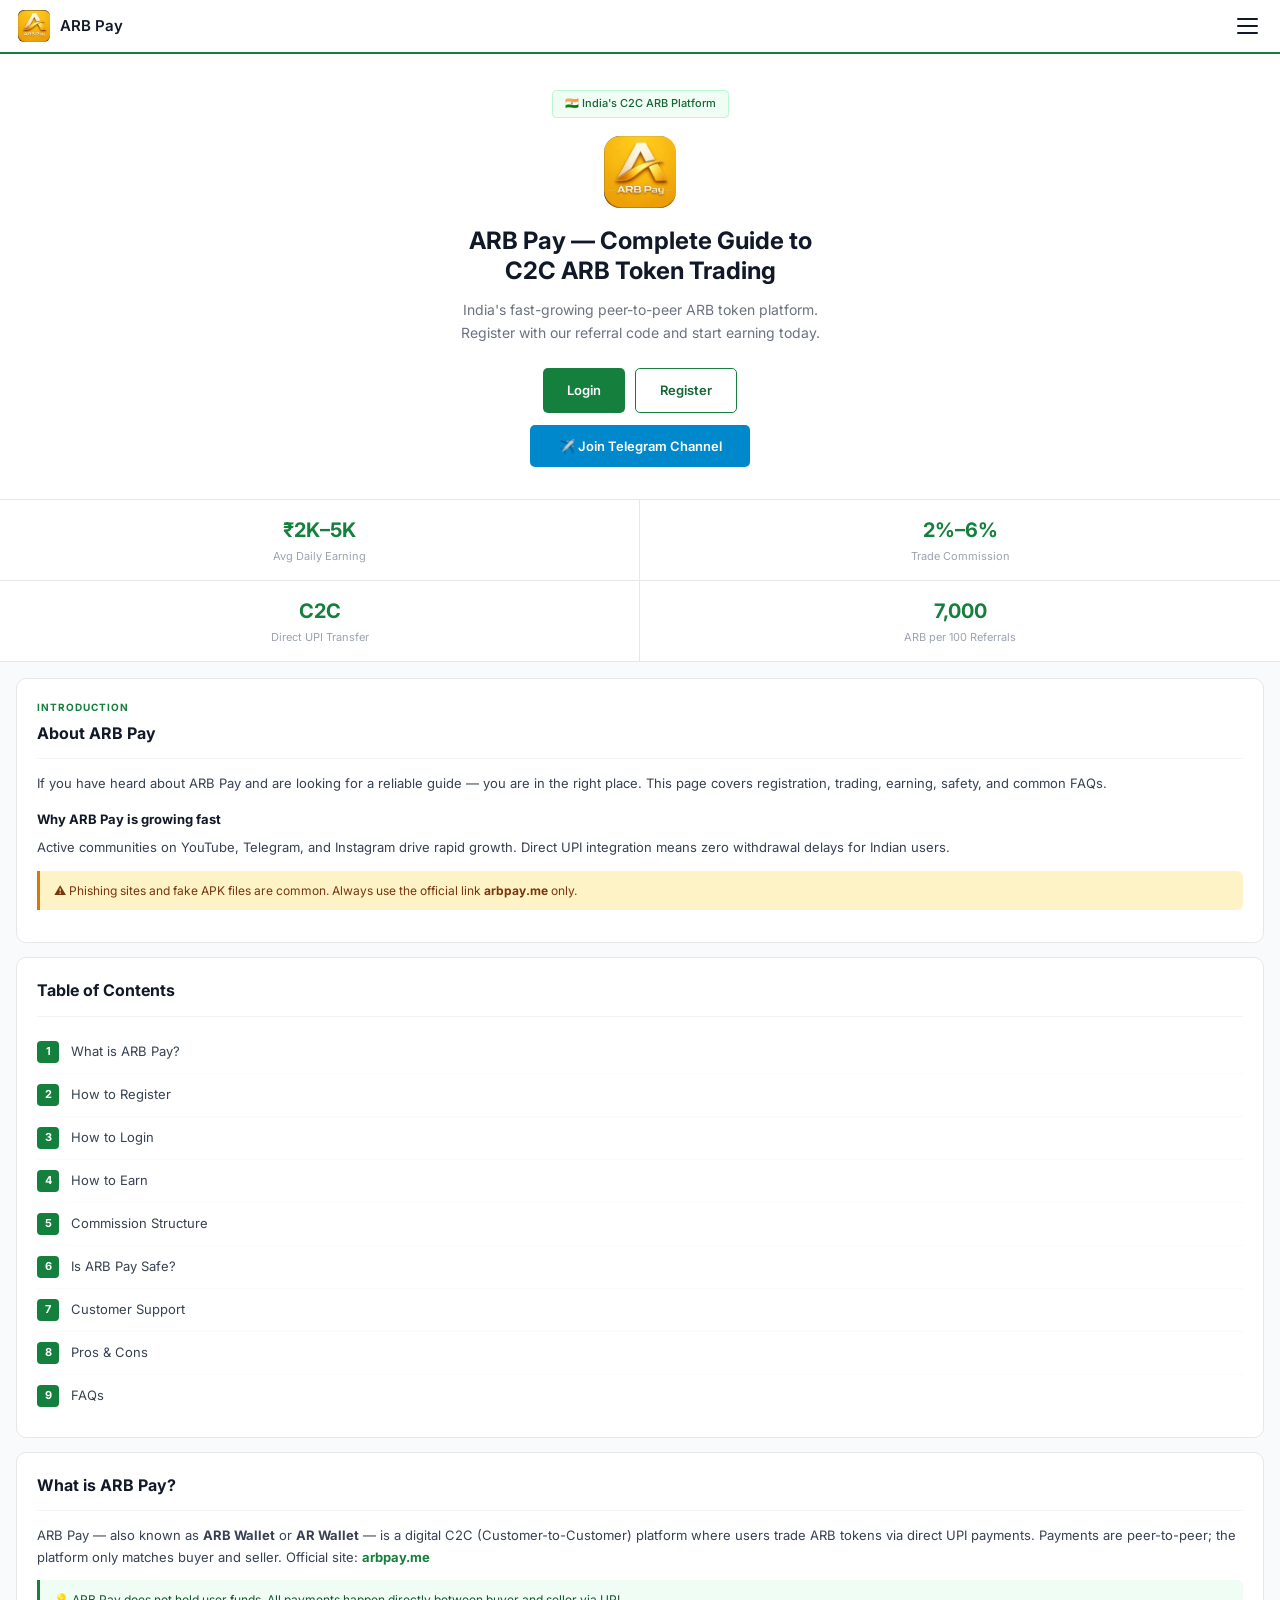
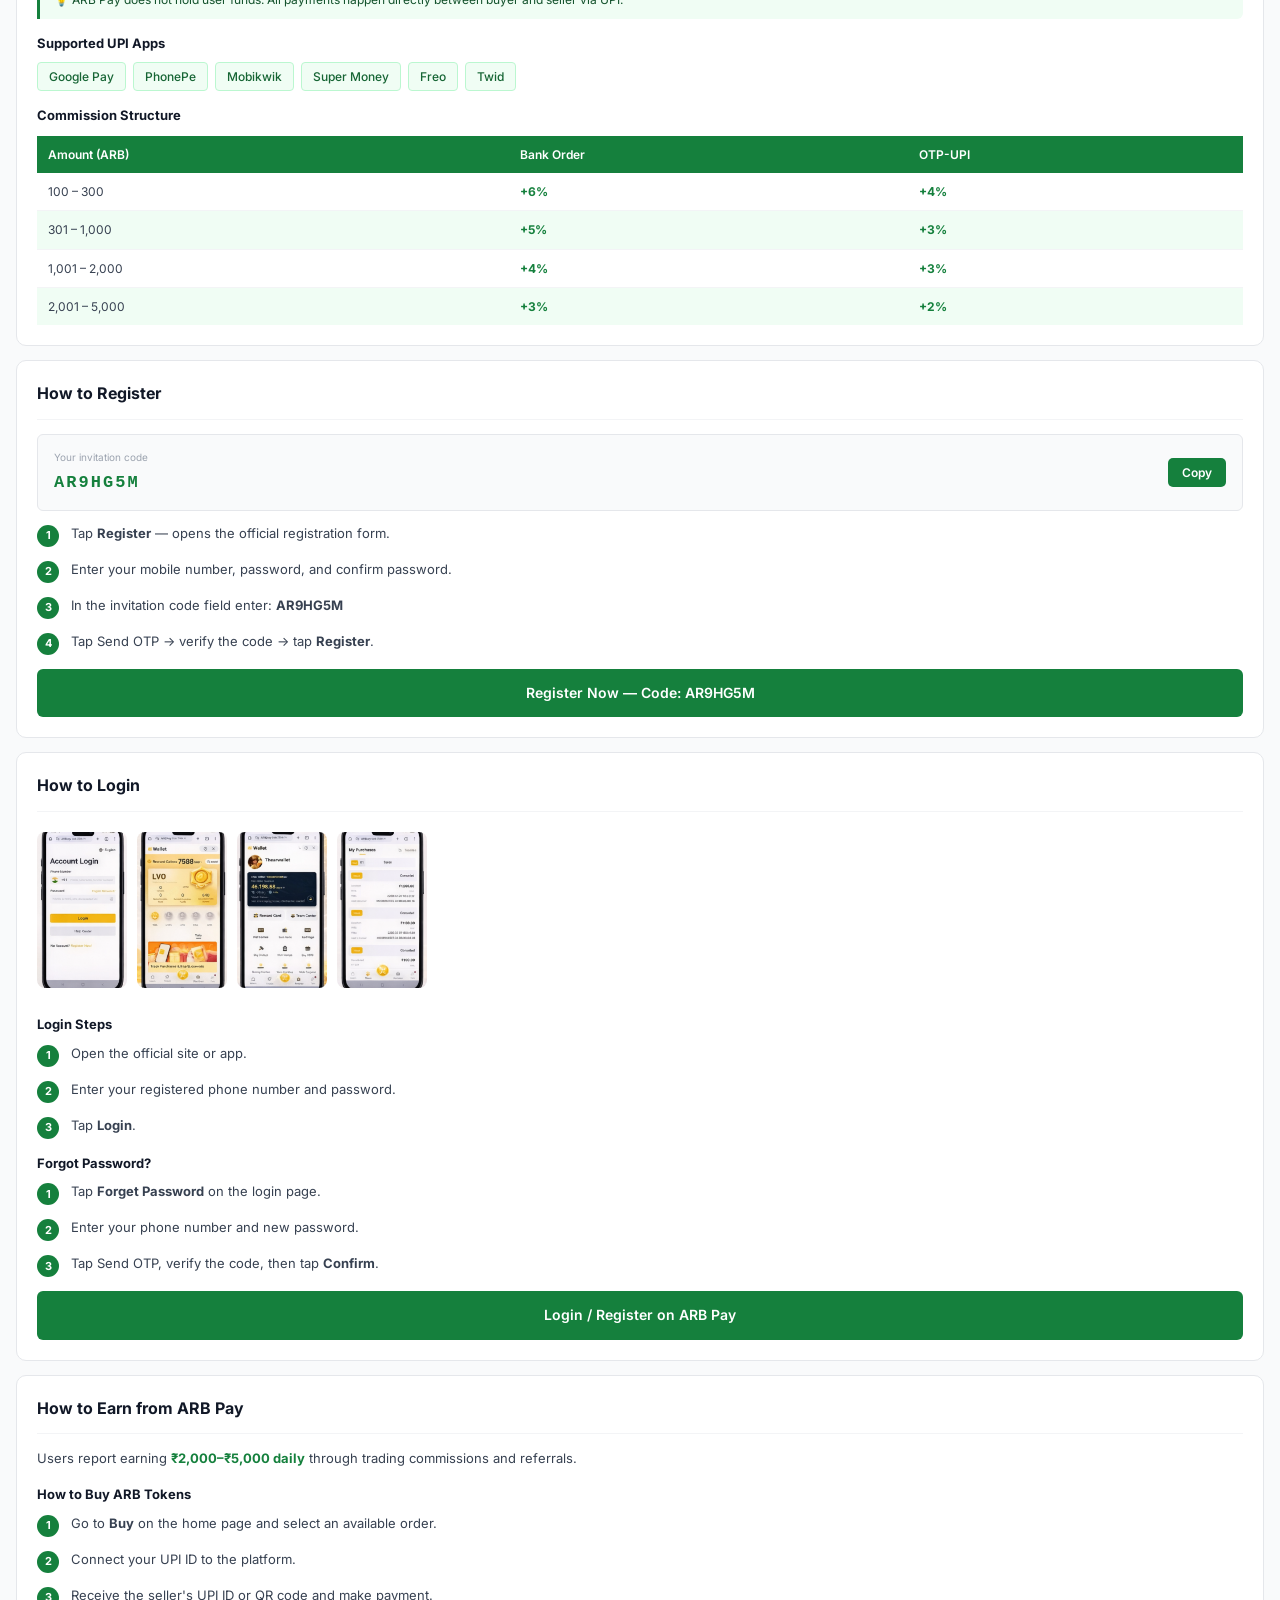
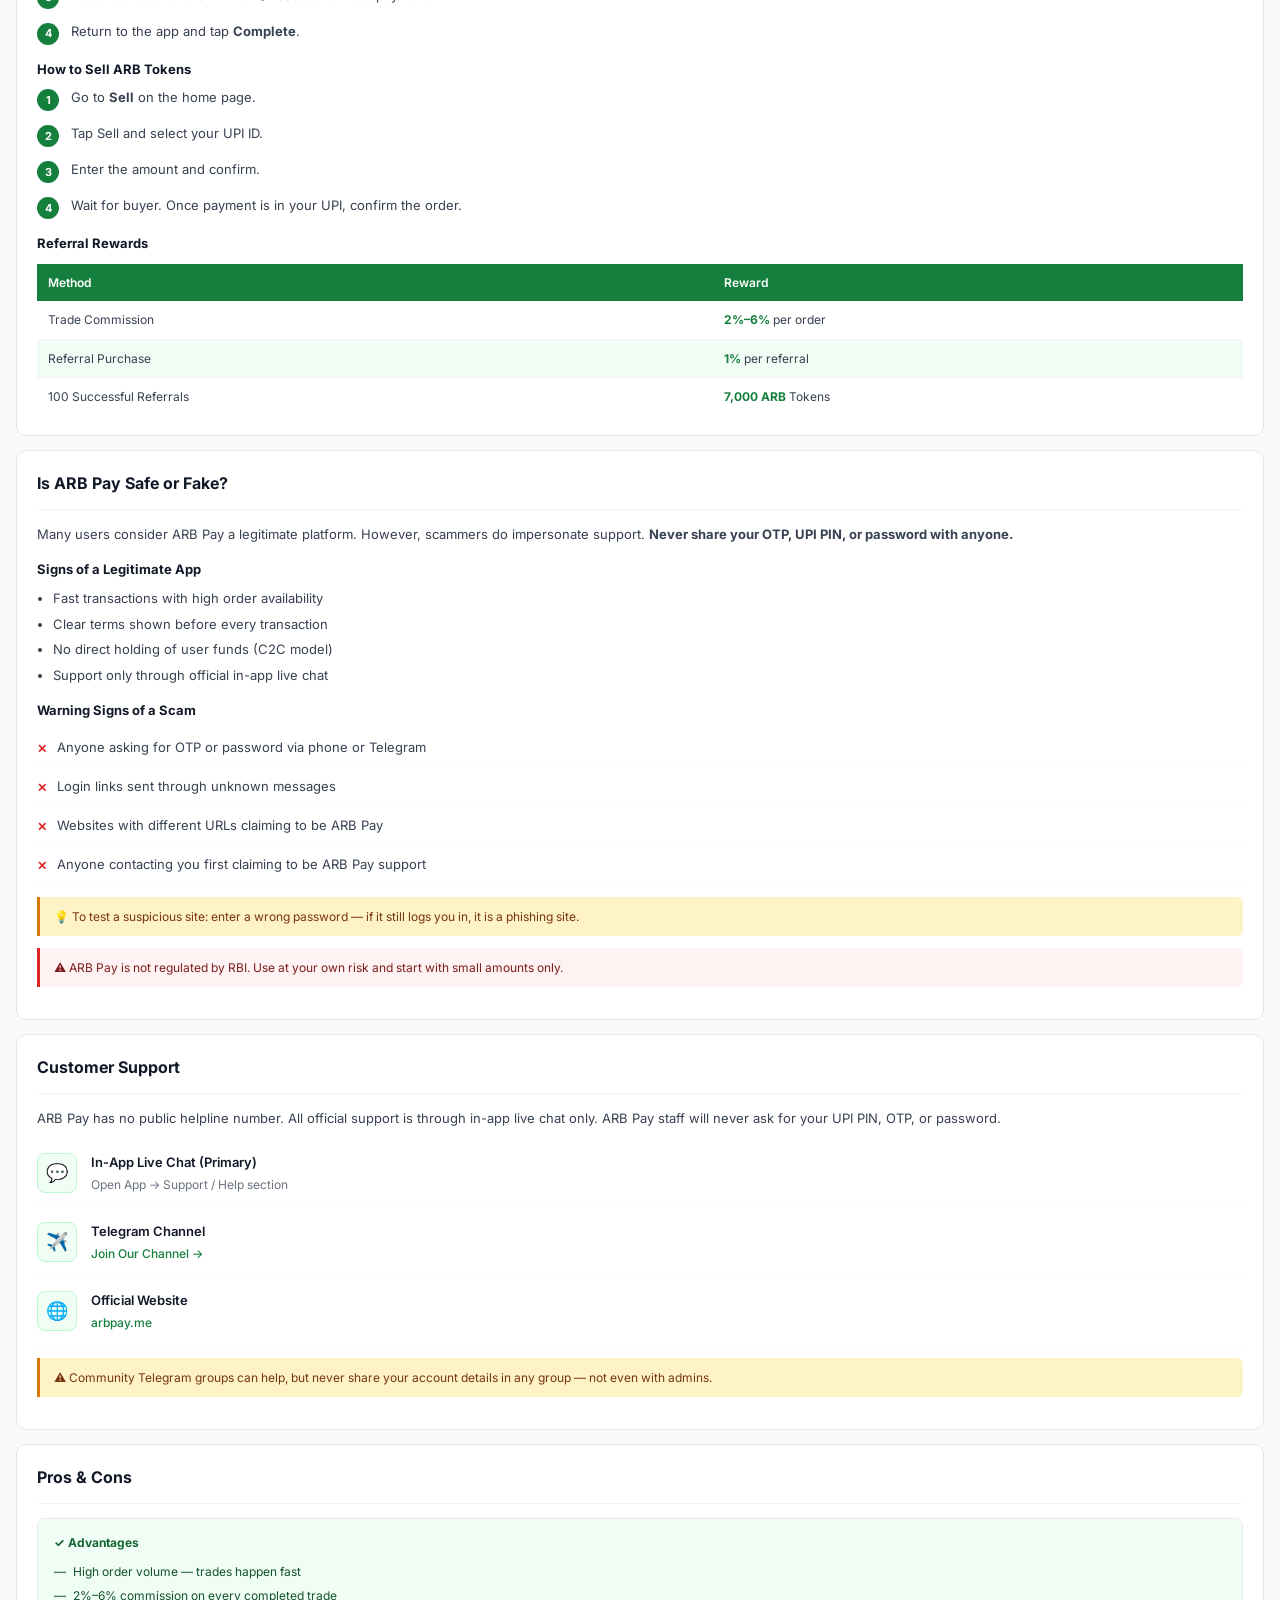
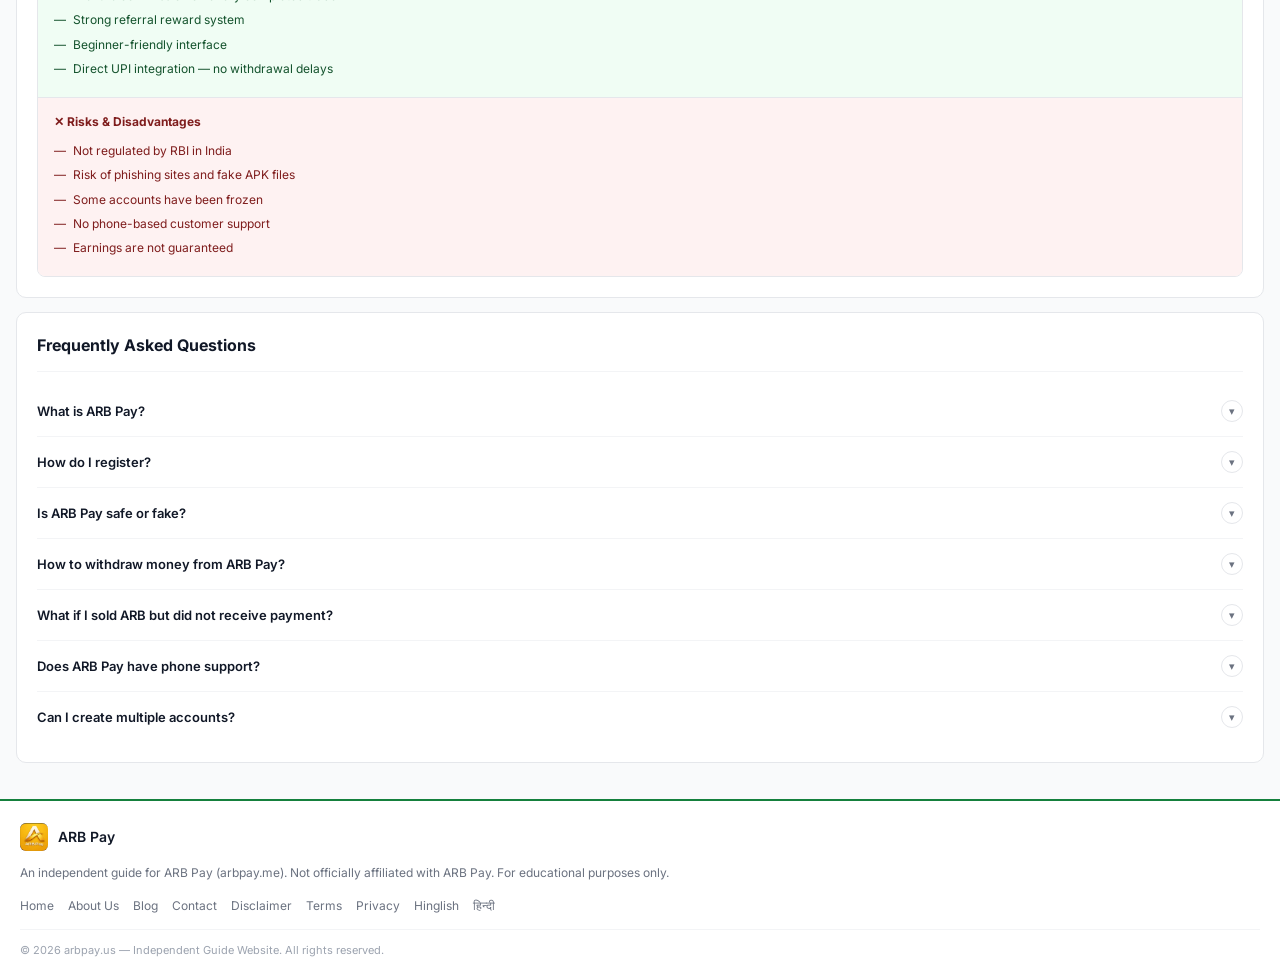
<file: index.html>
<!DOCTYPE html>
<html lang="en">
<head>
  <link rel="icon" type="image/png" href="images/logo.png">
  <meta charset="UTF-8">
  <meta name="viewport" content="width=device-width, initial-scale=1.0">
  <title>ARB Pay – C2C ARB Token Trading Guide | arbpay.us</title>
  <meta name="description" content="Complete guide to ARB Pay. Register safely, trade ARB tokens via UPI, earn commissions. Official referral code: AR9HG5M.">
  <link rel="stylesheet" href="css/style.css">
</head>
<body>

<!-- ═══ NAVBAR ═══════════════════════════════════════════ -->
<nav class="navbar">
  <div class="navbar-brand">
    <div class="navbar-logo">
      <!-- ADD LOGO: replace below with <img src="images/logo.png" alt="ARB Pay"> -->
      <img src="images/logo.png" alt="ARB Pay" class="logo">
    </div>
    <span class="navbar-name">ARB Pay</span>
  </div>
  <button class="hamburger" id="hamBtn" aria-label="Menu">
    <span></span><span></span><span></span>
  </button>
</nav>

<!-- ═══ DRAWER OVERLAY ═══════════════════════════════════ -->
<div class="drawer-overlay" id="drawerOverlay"></div>

<!-- ═══ DRAWER ═══════════════════════════════════════════ -->
<div class="drawer" id="drawer">
  <div class="drawer-header">
    <div class="drawer-header-logo">
      <!-- ADD LOGO: <img src="images/logo.png" alt="ARB Pay"> -->
      <img src="images/logo.png" alt="ARB Pay" class="drawer-logo">
    </div>
    <span>ARB Pay Guide</span>
  </div>
  <button class="drawer-link" data-href="index.html" onclick="location.href='index.html'"><div class="drawer-icon">🏠</div>Home</button>
  <button class="drawer-link" data-href="pages/about.html" onclick="location.href='pages/about.html'"><div class="drawer-icon">💼</div>About Us</button>
  <button class="drawer-link" data-href="pages/blog.html" onclick="location.href='pages/blog.html'"><div class="drawer-icon">📝</div>Blog</button>
  <button class="drawer-link" data-href="pages/contact.html" onclick="location.href='pages/contact.html'"><div class="drawer-icon">📞</div>Contact Us</button>
  <button class="drawer-link" data-href="pages/disclaimer.html" onclick="location.href='pages/disclaimer.html'"><div class="drawer-icon">⚖️</div>Disclaimer</button>
  <button class="drawer-link" data-href="pages/terms.html" onclick="location.href='pages/terms.html'"><div class="drawer-icon">📋</div>Terms &amp; Conditions</button>
  <button class="drawer-link" data-href="pages/privacy.html" onclick="location.href='pages/privacy.html'"><div class="drawer-icon">🔐</div>Privacy Policy</button>
  <button class="drawer-link" data-href="pages/hinglish.html" onclick="location.href='pages/hinglish.html'"><div class="drawer-icon">🇮🇳</div>Hinglish Guide</button>
  <button class="drawer-link" data-href="pages/hindi.html" onclick="location.href='pages/hindi.html'"><div class="drawer-icon">📖</div>हिन्दी गाइड</button>
</div>

<!-- ═══ MAIN ══════════════════════════════════════════════ -->
<div class="main">

  <!-- HERO -->
  <section class="hero">
    <div class="hero-badge">🇮🇳 India's C2C ARB Platform</div>
    <div class="hero-logo">
      <!-- ADD LOGO: replace below with <img src="images/logo.png" alt="ARB Pay"> -->
      <img src="images/logo.png" alt="ARB Pay" class="hero-logo-img">
    </div>
    <h1>ARB Pay — Complete Guide to<br>C2C ARB Token Trading</h1>
    <p>India's fast-growing peer-to-peer ARB token platform. Register with our referral code and start earning today.</p>
    <div class="hero-btns">
      <a href="https://arbpay.me/#/register?code=AR9HG5M" target="_blank" rel="noopener" class="btn-primary">Login</a>
      <a href="https://arbpay.me/#/register?code=AR9HG5M" target="_blank" rel="noopener" class="btn-outline">Register</a>
    </div>
    <div style="display:flex;justify-content:center;">
      <a href="https://t.me/+Jl695jAfKjM0MmQ1" target="_blank" rel="noopener" class="btn-tg">✈️ Join Telegram Channel</a>
    </div>
  </section>

  <!-- STATS -->
  <div class="stats-strip">
    <div class="stat-box"><div class="stat-val">₹2K–5K</div><div class="stat-label">Avg Daily Earning</div></div>
    <div class="stat-box"><div class="stat-val">2%–6%</div><div class="stat-label">Trade Commission</div></div>
    <div class="stat-box"><div class="stat-val">C2C</div><div class="stat-label">Direct UPI Transfer</div></div>
    <div class="stat-box"><div class="stat-val">7,000</div><div class="stat-label">ARB per 100 Referrals</div></div>
  </div>

  <!-- CONTENT -->
  <div class="section">

    <!-- INTRO -->
    <div class="card">
      <div class="card-label">Introduction</div>
      <div class="card-title">About ARB Pay</div>
      <p>If you have heard about ARB Pay and are looking for a reliable guide — you are in the right place. This page covers registration, trading, earning, safety, and common FAQs.</p>
      <h3>Why ARB Pay is growing fast</h3>
      <p>Active communities on YouTube, Telegram, and Instagram drive rapid growth. Direct UPI integration means zero withdrawal delays for Indian users.</p>
      <div class="notice notice-yellow">⚠️ Phishing sites and fake APK files are common. Always use the official link <strong>arbpay.me</strong> only.</div>
    </div>

    <!-- TOC -->
    <div class="card">
      <div class="card-title">Table of Contents</div>
      <div class="toc-list">
        <div class="toc-item"><span class="toc-num">1</span>What is ARB Pay?</div>
        <div class="toc-item"><span class="toc-num">2</span>How to Register</div>
        <div class="toc-item"><span class="toc-num">3</span>How to Login</div>
        <div class="toc-item"><span class="toc-num">4</span>How to Earn</div>
        <div class="toc-item"><span class="toc-num">5</span>Commission Structure</div>
        <div class="toc-item"><span class="toc-num">6</span>Is ARB Pay Safe?</div>
        <div class="toc-item"><span class="toc-num">7</span>Customer Support</div>
        <div class="toc-item"><span class="toc-num">8</span>Pros &amp; Cons</div>
        <div class="toc-item"><span class="toc-num">9</span>FAQs</div>
      </div>
    </div>

    <!-- WHAT IS -->
    <div class="card">
      <div class="card-title">What is ARB Pay?</div>
      <p>ARB Pay — also known as <strong>ARB Wallet</strong> or <strong>AR Wallet</strong> — is a digital C2C (Customer-to-Customer) platform where users trade ARB tokens via direct UPI payments. Payments are peer-to-peer; the platform only matches buyer and seller. Official site: <strong style="color:var(--green)">arbpay.me</strong></p>
      <div class="notice notice-green">💡 ARB Pay does not hold user funds. All payments happen directly between buyer and seller via UPI.</div>
      <h3>Supported UPI Apps</h3>
      <div class="tags">
        <span class="tag">Google Pay</span>
        <span class="tag">PhonePe</span>
        <span class="tag">Mobikwik</span>
        <span class="tag">Super Money</span>
        <span class="tag">Freo</span>
        <span class="tag">Twid</span>
      </div>
      <h3>Commission Structure</h3>
      <table class="data-table">
        <thead><tr><th>Amount (ARB)</th><th>Bank Order</th><th>OTP-UPI</th></tr></thead>
        <tbody>
          <tr><td>100 – 300</td><td><strong>+6%</strong></td><td><strong>+4%</strong></td></tr>
          <tr><td>301 – 1,000</td><td><strong>+5%</strong></td><td><strong>+3%</strong></td></tr>
          <tr><td>1,001 – 2,000</td><td><strong>+4%</strong></td><td><strong>+3%</strong></td></tr>
          <tr><td>2,001 – 5,000</td><td><strong>+3%</strong></td><td><strong>+2%</strong></td></tr>
        </tbody>
      </table>
    </div>

    <!-- REGISTER -->
    <div class="card">
      <div class="card-title">How to Register</div>
      <div class="code-box">
        <div>
          <div class="code-label">Your invitation code</div>
          <div class="code-val">AR9HG5M</div>
        </div>
        <button class="copy-btn" data-copy="AR9HG5M">Copy</button>
      </div>
      <div class="step"><div class="step-num">1</div><div class="step-text">Tap <strong>Register</strong> — opens the official registration form.</div></div>
      <div class="step"><div class="step-num">2</div><div class="step-text">Enter your mobile number, password, and confirm password.</div></div>
      <div class="step"><div class="step-num">3</div><div class="step-text">In the invitation code field enter: <strong>AR9HG5M</strong></div></div>
      <div class="step"><div class="step-num">4</div><div class="step-text">Tap Send OTP → verify the code → tap <strong>Register</strong>.</div></div>
      <a href="https://arbpay.me/#/register?code=AR9HG5M" target="_blank" rel="noopener" class="btn-full">Register Now — Code: AR9HG5M</a>
    </div>

    <!-- LOGIN -->
    <div class="card">
      <div class="card-title">How to Login</div>
      <!-- SCREENSHOTS: replace placeholder divs with actual images like:
           <img src="images/screenshots/login.png" alt="Login screen"> -->
      <div class="screenshot-row">
        <img src="images/screenshots/login.png" alt="Login screen">
        <img src="images/screenshots/home.png" alt="Home screen">
        <img src="images/screenshots/wallet.png" alt="Wallet screen">
        <img src="images/screenshots/trade.png" alt="Trade screen">
      </div>
      <h3>Login Steps</h3>
      <div class="step"><div class="step-num">1</div><div class="step-text">Open the official site or app.</div></div>
      <div class="step"><div class="step-num">2</div><div class="step-text">Enter your registered phone number and password.</div></div>
      <div class="step"><div class="step-num">3</div><div class="step-text">Tap <strong>Login</strong>.</div></div>
      <h3>Forgot Password?</h3>
      <div class="step"><div class="step-num">1</div><div class="step-text">Tap <strong>Forget Password</strong> on the login page.</div></div>
      <div class="step"><div class="step-num">2</div><div class="step-text">Enter your phone number and new password.</div></div>
      <div class="step"><div class="step-num">3</div><div class="step-text">Tap Send OTP, verify the code, then tap <strong>Confirm</strong>.</div></div>
      <a href="https://arbpay.me/#/register?code=AR9HG5M" target="_blank" rel="noopener" class="btn-full">Login / Register on ARB Pay</a>
    </div>

    <!-- EARN -->
    <div class="card">
      <div class="card-title">How to Earn from ARB Pay</div>
      <p>Users report earning <strong style="color:var(--green)">₹2,000–₹5,000 daily</strong> through trading commissions and referrals.</p>
      <h3>How to Buy ARB Tokens</h3>
      <div class="step"><div class="step-num">1</div><div class="step-text">Go to <strong>Buy</strong> on the home page and select an available order.</div></div>
      <div class="step"><div class="step-num">2</div><div class="step-text">Connect your UPI ID to the platform.</div></div>
      <div class="step"><div class="step-num">3</div><div class="step-text">Receive the seller's UPI ID or QR code and make payment.</div></div>
      <div class="step"><div class="step-num">4</div><div class="step-text">Return to the app and tap <strong>Complete</strong>.</div></div>
      <h3>How to Sell ARB Tokens</h3>
      <div class="step"><div class="step-num">1</div><div class="step-text">Go to <strong>Sell</strong> on the home page.</div></div>
      <div class="step"><div class="step-num">2</div><div class="step-text">Tap Sell and select your UPI ID.</div></div>
      <div class="step"><div class="step-num">3</div><div class="step-text">Enter the amount and confirm.</div></div>
      <div class="step"><div class="step-num">4</div><div class="step-text">Wait for buyer. Once payment is in your UPI, confirm the order.</div></div>
      <h3>Referral Rewards</h3>
      <table class="data-table">
        <thead><tr><th>Method</th><th>Reward</th></tr></thead>
        <tbody>
          <tr><td>Trade Commission</td><td><strong>2%–6%</strong> per order</td></tr>
          <tr><td>Referral Purchase</td><td><strong>1%</strong> per referral</td></tr>
          <tr><td>100 Successful Referrals</td><td><strong>7,000 ARB</strong> Tokens</td></tr>
        </tbody>
      </table>
    </div>

    <!-- SAFETY -->
    <div class="card">
      <div class="card-title">Is ARB Pay Safe or Fake?</div>
      <p>Many users consider ARB Pay a legitimate platform. However, scammers do impersonate support. <strong>Never share your OTP, UPI PIN, or password with anyone.</strong></p>
      <h3>Signs of a Legitimate App</h3>
      <ul style="margin-top:8px;padding-left:16px;list-style:disc;">
        <li style="font-size:13px;color:var(--ink-2);margin-bottom:5px;">Fast transactions with high order availability</li>
        <li style="font-size:13px;color:var(--ink-2);margin-bottom:5px;">Clear terms shown before every transaction</li>
        <li style="font-size:13px;color:var(--ink-2);margin-bottom:5px;">No direct holding of user funds (C2C model)</li>
        <li style="font-size:13px;color:var(--ink-2);">Support only through official in-app live chat</li>
      </ul>
      <h3>Warning Signs of a Scam</h3>
      <div class="scam-item"><span class="scam-x">✕</span>Anyone asking for OTP or password via phone or Telegram</div>
      <div class="scam-item"><span class="scam-x">✕</span>Login links sent through unknown messages</div>
      <div class="scam-item"><span class="scam-x">✕</span>Websites with different URLs claiming to be ARB Pay</div>
      <div class="scam-item"><span class="scam-x">✕</span>Anyone contacting you first claiming to be ARB Pay support</div>
      <div class="notice notice-yellow">💡 To test a suspicious site: enter a wrong password — if it still logs you in, it is a phishing site.</div>
      <div class="notice notice-red">⚠️ ARB Pay is not regulated by RBI. Use at your own risk and start with small amounts only.</div>
    </div>

    <!-- SUPPORT -->
    <div class="card">
      <div class="card-title">Customer Support</div>
      <p>ARB Pay has no public helpline number. All official support is through in-app live chat only. ARB Pay staff will never ask for your UPI PIN, OTP, or password.</p>
      <div class="support-item">
        <div class="support-icon">💬</div>
        <div>
          <div class="support-title">In-App Live Chat (Primary)</div>
          <div class="support-sub">Open App → Support / Help section</div>
        </div>
      </div>
      <div class="support-item">
        <div class="support-icon">✈️</div>
        <div>
          <div class="support-title">Telegram Channel</div>
          <div class="support-sub"><a href="https://t.me/+Jl695jAfKjM0MmQ1" target="_blank">Join Our Channel →</a></div>
        </div>
      </div>
      <div class="support-item">
        <div class="support-icon">🌐</div>
        <div>
          <div class="support-title">Official Website</div>
          <div class="support-sub"><a href="https://arbpay.me" target="_blank">arbpay.me</a></div>
        </div>
      </div>
      <div class="notice notice-yellow">⚠️ Community Telegram groups can help, but never share your account details in any group — not even with admins.</div>
    </div>

    <!-- PROS CONS -->
    <div class="card">
      <div class="card-title">Pros &amp; Cons</div>
      <div class="pros-cons">
        <div class="pros-box">
          <h4>✓ Advantages</h4>
          <ul>
            <li><span>—</span>High order volume — trades happen fast</li>
            <li><span>—</span>2%–6% commission on every completed trade</li>
            <li><span>—</span>Strong referral reward system</li>
            <li><span>—</span>Beginner-friendly interface</li>
            <li><span>—</span>Direct UPI integration — no withdrawal delays</li>
          </ul>
        </div>
        <div class="cons-box">
          <h4>✕ Risks &amp; Disadvantages</h4>
          <ul>
            <li><span>—</span>Not regulated by RBI in India</li>
            <li><span>—</span>Risk of phishing sites and fake APK files</li>
            <li><span>—</span>Some accounts have been frozen</li>
            <li><span>—</span>No phone-based customer support</li>
            <li><span>—</span>Earnings are not guaranteed</li>
          </ul>
        </div>
      </div>
    </div>

    <!-- FAQ -->
    <div class="card">
      <div class="card-title">Frequently Asked Questions</div>
      <div class="faq-item">
        <button class="faq-btn"><span class="faq-q">What is ARB Pay?</span><span class="faq-arrow">▾</span></button>
        <div class="faq-answer">ARB Pay is a digital C2C platform for ARB token trading, buy-sell transactions, and referral earning. Also known as ARB Wallet and AR Wallet. Official site: arbpay.me.</div>
      </div>
      <div class="faq-item">
        <button class="faq-btn"><span class="faq-q">How do I register?</span><span class="faq-arrow">▾</span></button>
        <div class="faq-answer">Tap Register on this page. Enter your phone number, create a password, and use invitation code <strong>AR9HG5M</strong>. Verify via OTP and you are ready.</div>
      </div>
      <div class="faq-item">
        <button class="faq-btn"><span class="faq-q">Is ARB Pay safe or fake?</span><span class="faq-arrow">▾</span></button>
        <div class="faq-answer">Many users consider it safe. Always start with a small amount and never share your OTP or account details with anyone including those claiming to be support agents.</div>
      </div>
      <div class="faq-item">
        <button class="faq-btn"><span class="faq-q">How to withdraw money from ARB Pay?</span><span class="faq-arrow">▾</span></button>
        <div class="faq-answer">ARB Pay does not support direct bank withdrawals. Sell your ARB tokens — the buyer sends money directly to your UPI. Confirm the order only after verifying you have received payment.</div>
      </div>
      <div class="faq-item">
        <button class="faq-btn"><span class="faq-q">What if I sold ARB but did not receive payment?</span><span class="faq-arrow">▾</span></button>
        <div class="faq-answer">Do NOT tap "Confirm Receipt." Immediately tap the <strong>Appeal</strong> button to freeze the transaction and notify support. Confirming without payment is irreversible.</div>
      </div>
      <div class="faq-item">
        <button class="faq-btn"><span class="faq-q">Does ARB Pay have phone support?</span><span class="faq-arrow">▾</span></button>
        <div class="faq-answer">No. All support is through the official in-app live chat only. Anyone calling you claiming to be ARB Pay support is a scammer.</div>
      </div>
      <div class="faq-item">
        <button class="faq-btn"><span class="faq-q">Can I create multiple accounts?</span><span class="faq-arrow">▾</span></button>
        <div class="faq-answer">No. One account per user is strictly enforced. Duplicate accounts are permanently suspended without prior notice.</div>
      </div>
    </div>

  </div><!-- /section -->
</div><!-- /main -->

<!-- ═══ FOOTER ════════════════════════════════════════════ -->
<footer class="footer">
  <div class="footer-brand">
    <div class="footer-logo">
      <!-- ADD LOGO: <img src="images/logo.png" alt="ARB Pay"> -->
      <img src="images/logo.png" alt="ARB Pay" class="footer-logo-img">
    </div>
    <span>ARB Pay</span>
  </div>
  <p class="footer-desc">An independent guide for ARB Pay (arbpay.me). Not officially affiliated with ARB Pay. For educational purposes only.</p>
  <div class="footer-links">
    <a href="index.html">Home</a>
    <a href="pages/about.html">About Us</a>
    <a href="pages/blog.html">Blog</a>
    <a href="pages/contact.html">Contact</a>
    <a href="pages/disclaimer.html">Disclaimer</a>
    <a href="pages/terms.html">Terms</a>
    <a href="pages/privacy.html">Privacy</a>
    <a href="pages/hinglish.html">Hinglish</a>
    <a href="pages/hindi.html">हिन्दी</a>
  </div>
  <div class="footer-copy">© 2026 arbpay.us — Independent Guide Website. All rights reserved.</div>
</footer>

<script src="js/app.js"></script>
</body>
</html>
</file>
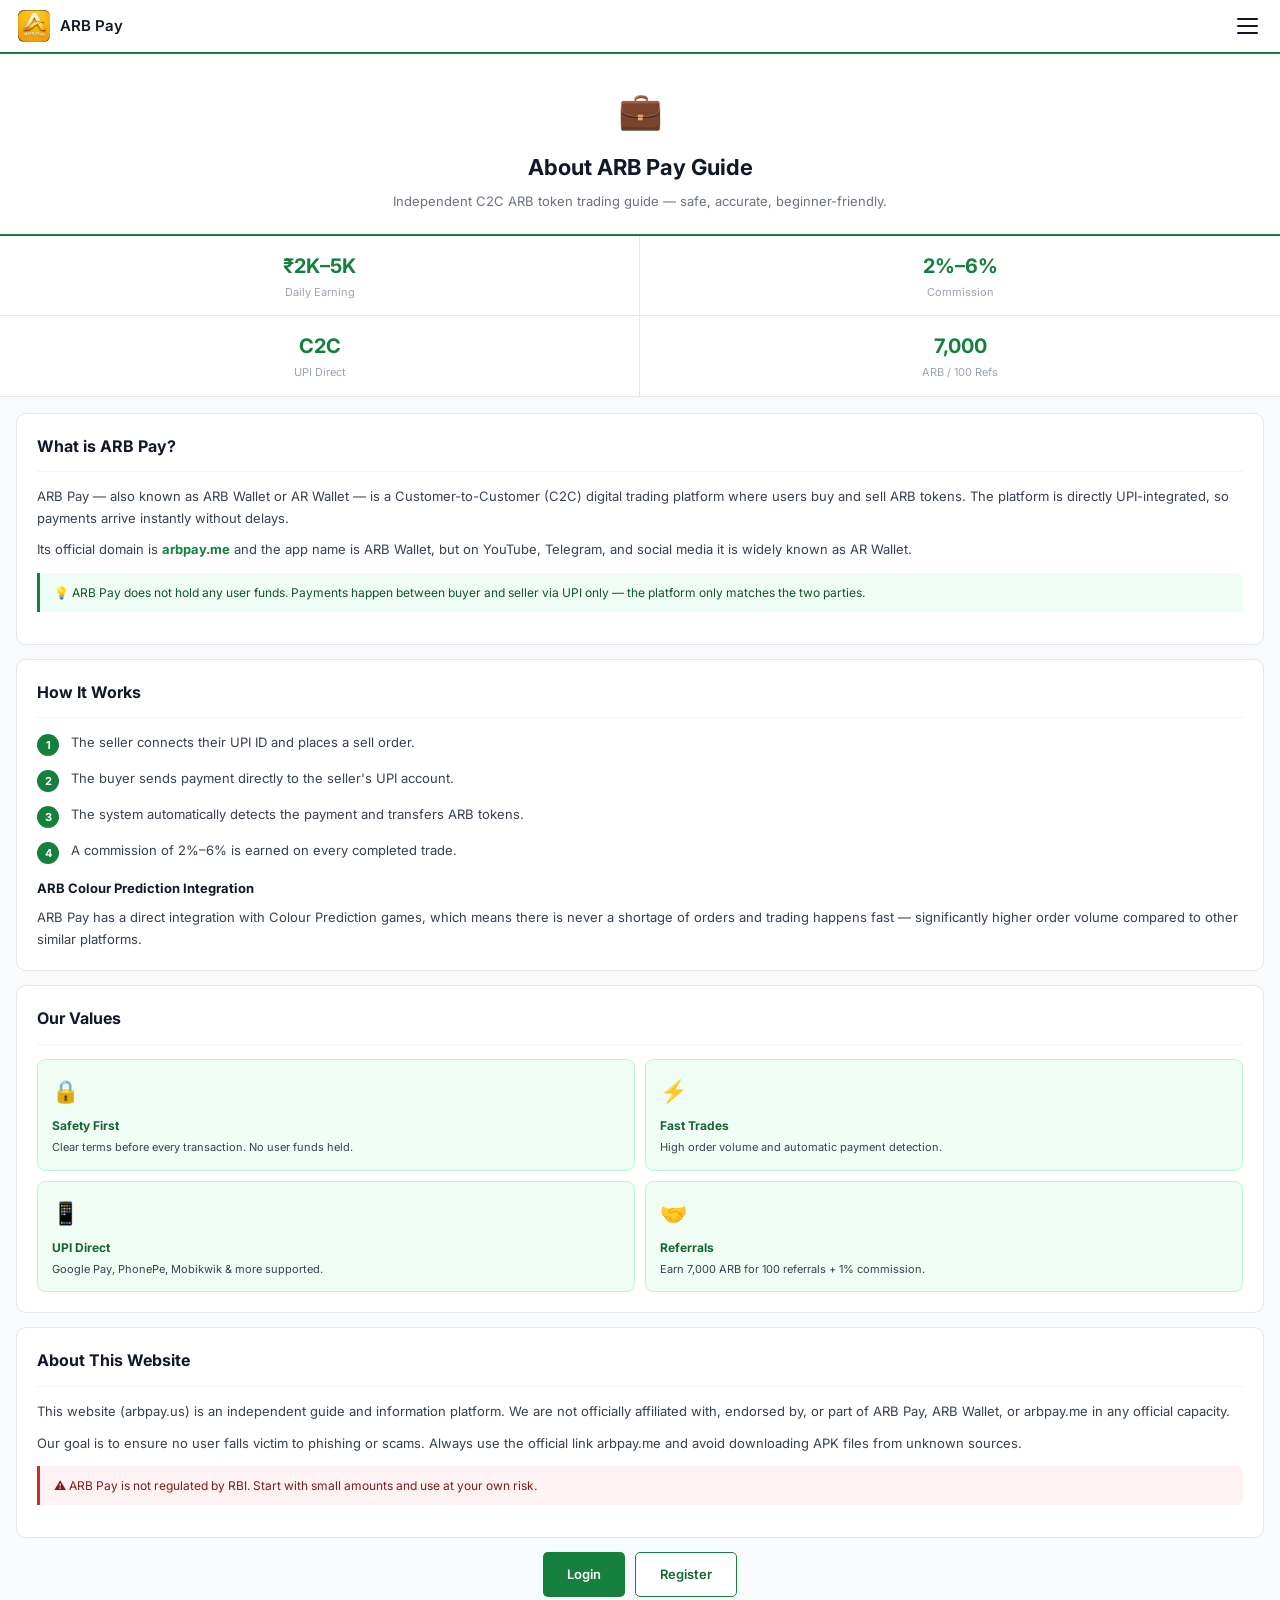
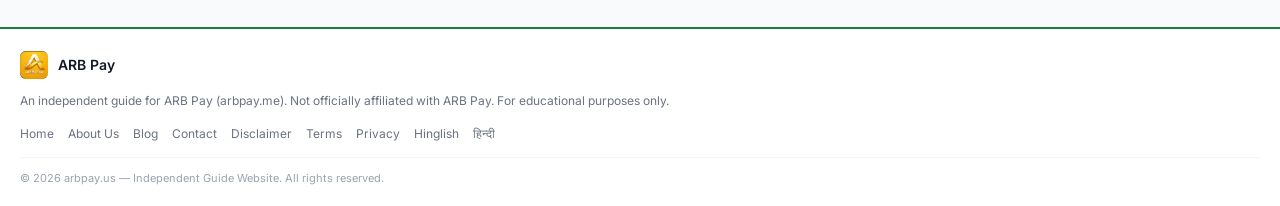
<file: pages/about.html>
<!DOCTYPE html>
<html lang="en">
<head>
  <meta charset="UTF-8">
  <meta name="viewport" content="width=device-width, initial-scale=1.0">
  <title>About Us – ARB Pay Guide | arbpay.us</title>
  <link rel="icon" type="image/png" href="../images/logo.png">
  <meta name="description" content="Learn about this independent ARB Pay guide website.">
  <link rel="stylesheet" href="../css/style.css">
</head>
<body>
<nav class="navbar">
  <div class="navbar-brand">
    <div class="navbar-logo"><img src="../images/logo.png" style="width:80px"></div>
    <span class="navbar-name">ARB Pay</span>
  </div>
  <button class="hamburger" id="hamBtn" aria-label="Menu">
    <span></span><span></span><span></span>
  </button>
</nav>
<div class="drawer-overlay" id="drawerOverlay"></div>
<div class="drawer" id="drawer">
  <div class="drawer-header">
    <div class="drawer-header-logo">
      <img src="../images/logo.png" alt="ARB Pay" class="drawer-logo">
    </div>
    <span>ARB Pay Guide</span>
  </div>
  <button class="drawer-link" data-href="index.html" onclick="location.href='../index.html'"><div class="drawer-icon">🏠</div>Home</button>
  <button class="drawer-link active" data-href="about.html" onclick="location.href='about.html'"><div class="drawer-icon">💼</div>About Us</button>
  <button class="drawer-link" data-href="blog.html" onclick="location.href='blog.html'"><div class="drawer-icon">📝</div>Blog</button>
  <button class="drawer-link" data-href="contact.html" onclick="location.href='contact.html'"><div class="drawer-icon">📞</div>Contact Us</button>
  <button class="drawer-link" data-href="disclaimer.html" onclick="location.href='disclaimer.html'"><div class="drawer-icon">⚖️</div>Disclaimer</button>
  <button class="drawer-link" data-href="terms.html" onclick="location.href='terms.html'"><div class="drawer-icon">📋</div>Terms &amp; Conditions</button>
  <button class="drawer-link" data-href="privacy.html" onclick="location.href='privacy.html'"><div class="drawer-icon">🔐</div>Privacy Policy</button>
  <button class="drawer-link" data-href="hinglish.html" onclick="location.href='hinglish.html'"><div class="drawer-icon">🇮🇳</div>Hinglish Guide</button>
  <button class="drawer-link" data-href="hindi.html" onclick="location.href='hindi.html'"><div class="drawer-icon">📖</div>हिन्दी गाइड</button>

</div>
<div class="main">

<div class="page-header">
  <div class="page-icon">💼</div>
  <h1>About ARB Pay Guide</h1>
  <p>Independent C2C ARB token trading guide — safe, accurate, beginner-friendly.</p>
</div>
<div class="stats-strip">
  <div class="stat-box"><div class="stat-val">₹2K–5K</div><div class="stat-label">Daily Earning</div></div>
  <div class="stat-box"><div class="stat-val">2%–6%</div><div class="stat-label">Commission</div></div>
  <div class="stat-box"><div class="stat-val">C2C</div><div class="stat-label">UPI Direct</div></div>
  <div class="stat-box"><div class="stat-val">7,000</div><div class="stat-label">ARB / 100 Refs</div></div>
</div>
<div class="section">
  <div class="card">
    <div class="card-title">What is ARB Pay?</div>
    <p>ARB Pay — also known as ARB Wallet or AR Wallet — is a Customer-to-Customer (C2C) digital trading platform where users buy and sell ARB tokens. The platform is directly UPI-integrated, so payments arrive instantly without delays.</p>
    <p>Its official domain is <strong style="color:var(--green)">arbpay.me</strong> and the app name is ARB Wallet, but on YouTube, Telegram, and social media it is widely known as AR Wallet.</p>
    <div class="notice notice-green">💡 ARB Pay does not hold any user funds. Payments happen between buyer and seller via UPI only — the platform only matches the two parties.</div>
  </div>
  <div class="card">
    <div class="card-title">How It Works</div>
    <div class="step"><div class="step-num">1</div><div class="step-text">The seller connects their UPI ID and places a sell order.</div></div>
    <div class="step"><div class="step-num">2</div><div class="step-text">The buyer sends payment directly to the seller's UPI account.</div></div>
    <div class="step"><div class="step-num">3</div><div class="step-text">The system automatically detects the payment and transfers ARB tokens.</div></div>
    <div class="step"><div class="step-num">4</div><div class="step-text">A commission of 2%–6% is earned on every completed trade.</div></div>
    <h3>ARB Colour Prediction Integration</h3>
    <p>ARB Pay has a direct integration with Colour Prediction games, which means there is never a shortage of orders and trading happens fast — significantly higher order volume compared to other similar platforms.</p>
  </div>
  <div class="card">
    <div class="card-title">Our Values</div>
    <div style="display:grid;grid-template-columns:1fr 1fr;gap:10px;margin-top:4px;">
      <div style="background:var(--green-50);border:1px solid #BBF7D0;border-radius:8px;padding:14px;">
        <div style="font-size:22px;margin-bottom:7px;">🔒</div>
        <div style="font-size:12px;font-weight:700;color:var(--green-d);margin-bottom:4px;">Safety First</div>
        <div style="font-size:11px;color:var(--ink-2);line-height:1.5;">Clear terms before every transaction. No user funds held.</div>
      </div>
      <div style="background:var(--green-50);border:1px solid #BBF7D0;border-radius:8px;padding:14px;">
        <div style="font-size:22px;margin-bottom:7px;">⚡</div>
        <div style="font-size:12px;font-weight:700;color:var(--green-d);margin-bottom:4px;">Fast Trades</div>
        <div style="font-size:11px;color:var(--ink-2);line-height:1.5;">High order volume and automatic payment detection.</div>
      </div>
      <div style="background:var(--green-50);border:1px solid #BBF7D0;border-radius:8px;padding:14px;">
        <div style="font-size:22px;margin-bottom:7px;">📱</div>
        <div style="font-size:12px;font-weight:700;color:var(--green-d);margin-bottom:4px;">UPI Direct</div>
        <div style="font-size:11px;color:var(--ink-2);line-height:1.5;">Google Pay, PhonePe, Mobikwik &amp; more supported.</div>
      </div>
      <div style="background:var(--green-50);border:1px solid #BBF7D0;border-radius:8px;padding:14px;">
        <div style="font-size:22px;margin-bottom:7px;">🤝</div>
        <div style="font-size:12px;font-weight:700;color:var(--green-d);margin-bottom:4px;">Referrals</div>
        <div style="font-size:11px;color:var(--ink-2);line-height:1.5;">Earn 7,000 ARB for 100 referrals + 1% commission.</div>
      </div>
    </div>
  </div>
  <div class="card">
    <div class="card-title">About This Website</div>
    <p>This website (arbpay.us) is an independent guide and information platform. We are not officially affiliated with, endorsed by, or part of ARB Pay, ARB Wallet, or arbpay.me in any official capacity.</p>
    <p>Our goal is to ensure no user falls victim to phishing or scams. Always use the official link arbpay.me and avoid downloading APK files from unknown sources.</p>
    <div class="notice notice-red">⚠️ ARB Pay is not regulated by RBI. Start with small amounts and use at your own risk.</div>
  </div>
  <div style="display:flex;gap:10px;justify-content:center;padding-bottom:8px;">
    <a href="https://arbpay.me/#/register?code=AR9HG5M" target="_blank" rel="noopener" class="btn-primary">Login</a>
    <a href="https://arbpay.me/#/register?code=AR9HG5M" target="_blank" rel="noopener" class="btn-outline">Register</a>
  </div>
</div>
</div>
<footer class="footer">
  <div class="footer-brand">
    <div class="footer-logo">
    <img src="../images/logo.png" alt="ARB Pay" class="footer-logo-img">
</div>
    <span>ARB Pay</span>
  </div>
  <p class="footer-desc">An independent guide for ARB Pay (arbpay.me). Not officially affiliated with ARB Pay. For educational purposes only.</p>
  <div class="footer-links">
    <a href="../index.html">Home</a>
    <a href="about.html">About Us</a><a href="blog.html">Blog</a>
    <a href="contact.html">Contact</a><a href="disclaimer.html">Disclaimer</a>
    <a href="terms.html">Terms</a><a href="privacy.html">Privacy</a>
    <a href="hinglish.html">Hinglish</a><a href="hindi.html">हिन्दी</a>
  </div>
  <div class="footer-copy">© 2026 arbpay.us — Independent Guide Website. All rights reserved.</div>
</footer>
<script src="../js/app.js"></script>
</body>
</html>
</file>
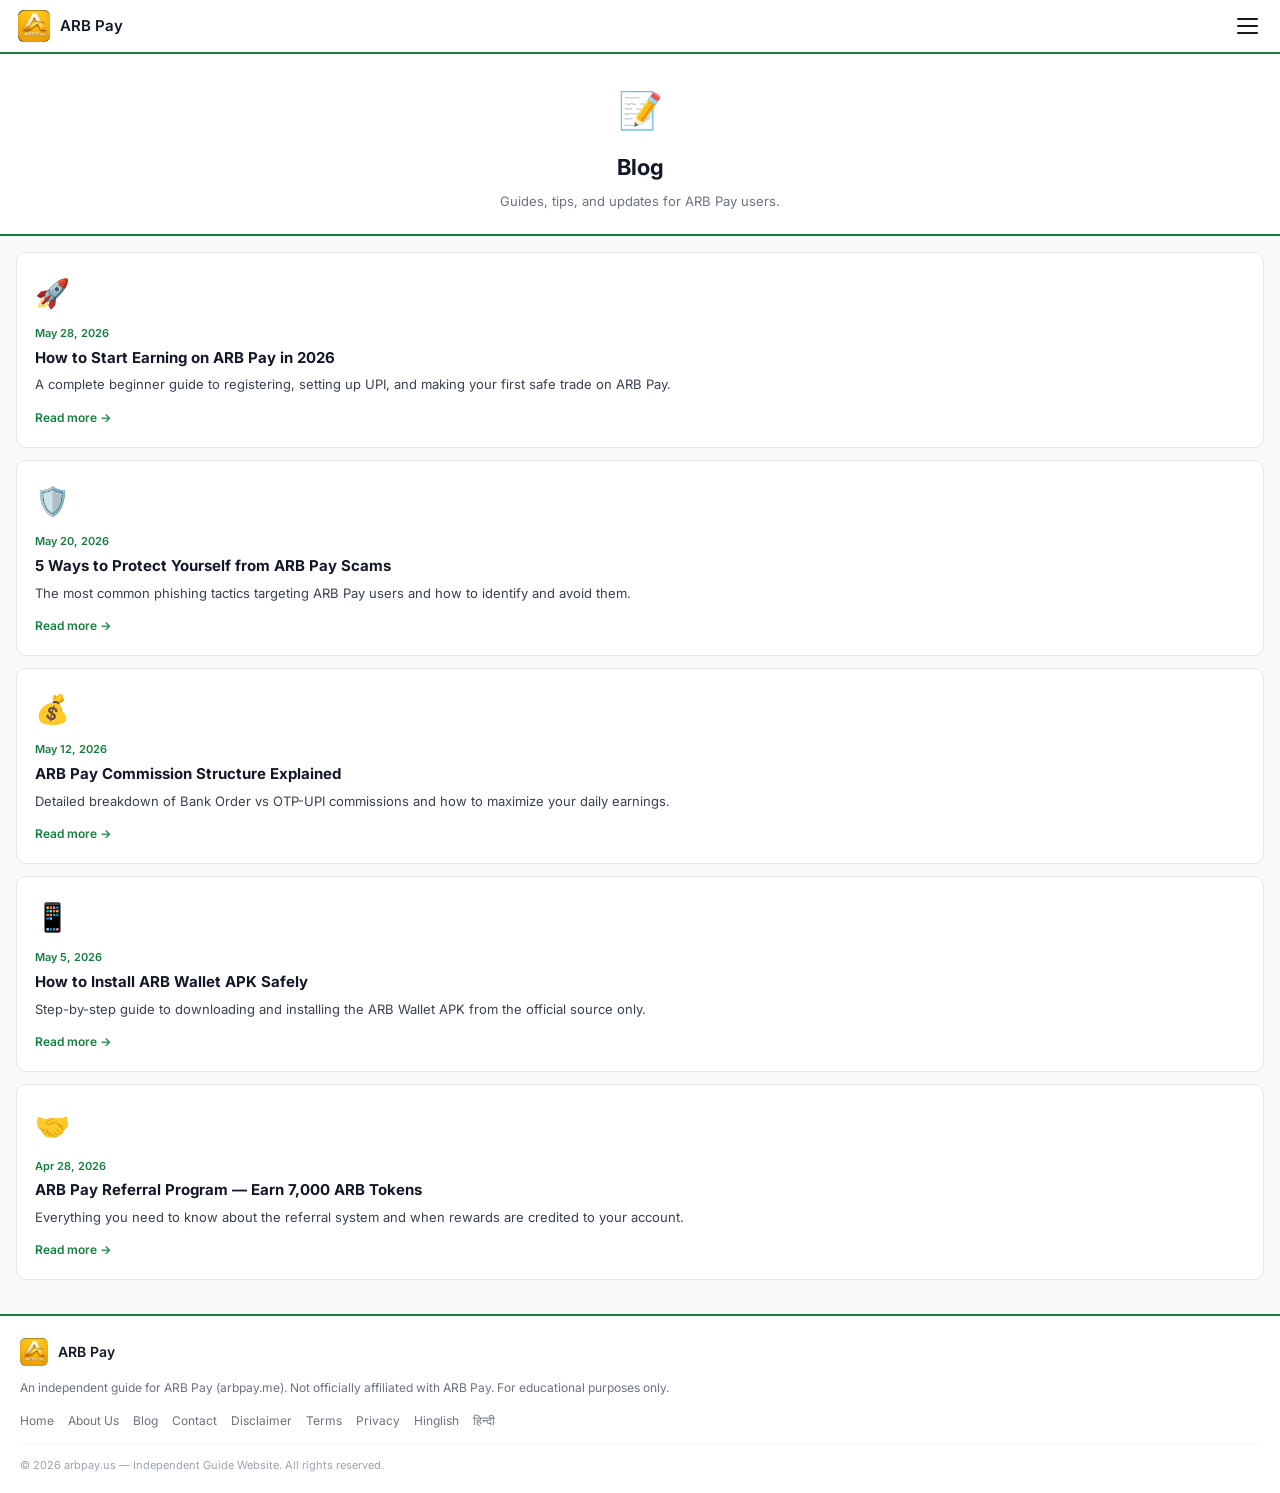
<file: pages/blog.html>
<!DOCTYPE html>
<html lang="en">
<head>
  <meta charset="UTF-8">
  <meta name="viewport" content="width=device-width, initial-scale=1.0">
  <title>Blog – ARB Pay Guide | arbpay.us</title>
  <link rel="icon" type="image/png" href="../images/logo.png">
  <meta name="description" content="ARB Pay guides, tips, and updates for users.">
  <link rel="stylesheet" href="../css/style.css">
</head>
<body>
<nav class="navbar">
  <div class="navbar-brand">
    <div class="navbar-logo"><img src="../images/logo.png" alt="ARB Pay" class="logo"></div>
    <span class="navbar-name">ARB Pay</span>
  </div>
  <button class="hamburger" id="hamBtn" aria-label="Menu">
    <span></span><span></span><span></span>
  </button>
</nav>
<div class="drawer-overlay" id="drawerOverlay"></div>
<div class="drawer" id="drawer">
  <div class="drawer-header">
    <div class="drawer-header-logo"><img src="../images/logo.png" alt="ARB Pay" class="drawer-logo"></div>
    <span>ARB Pay Guide</span>
  </div>
  <button class="drawer-link" data-href="index.html" onclick="location.href='../index.html'"><div class="drawer-icon">🏠</div>Home</button>
  <button class="drawer-link" data-href="about.html" onclick="location.href='about.html'"><div class="drawer-icon">💼</div>About Us</button>
  <button class="drawer-link active" data-href="blog.html" onclick="location.href='blog.html'"><div class="drawer-icon">📝</div>Blog</button>
  <button class="drawer-link" data-href="contact.html" onclick="location.href='contact.html'"><div class="drawer-icon">📞</div>Contact Us</button>
  <button class="drawer-link" data-href="disclaimer.html" onclick="location.href='disclaimer.html'"><div class="drawer-icon">⚖️</div>Disclaimer</button>
  <button class="drawer-link" data-href="terms.html" onclick="location.href='terms.html'"><div class="drawer-icon">📋</div>Terms &amp; Conditions</button>
  <button class="drawer-link" data-href="privacy.html" onclick="location.href='privacy.html'"><div class="drawer-icon">🔐</div>Privacy Policy</button>
  <button class="drawer-link" data-href="hinglish.html" onclick="location.href='hinglish.html'"><div class="drawer-icon">🇮🇳</div>Hinglish Guide</button>
  <button class="drawer-link" data-href="hindi.html" onclick="location.href='hindi.html'"><div class="drawer-icon">📖</div>हिन्दी गाइड</button>

</div>
<div class="main">

<div class="page-header">
  <div class="page-icon">📝</div>
  <h1>Blog</h1>
  <p>Guides, tips, and updates for ARB Pay users.</p>
</div>
<div class="section">
  <div class="blog-card">
    <div class="blog-emoji">🚀</div>
    <div class="blog-date">May 28, 2026</div>
    <div class="blog-title">How to Start Earning on ARB Pay in 2026</div>
    <div class="blog-desc">A complete beginner guide to registering, setting up UPI, and making your first safe trade on ARB Pay.</div>
    <a href="https://arbpay.me/#/register?code=AR9HG5M" target="_blank" class="blog-link">Read more →</a>
  </div>
  <div class="blog-card">
    <div class="blog-emoji">🛡️</div>
    <div class="blog-date">May 20, 2026</div>
    <div class="blog-title">5 Ways to Protect Yourself from ARB Pay Scams</div>
    <div class="blog-desc">The most common phishing tactics targeting ARB Pay users and how to identify and avoid them.</div>
    <a href="https://arbpay.me/#/register?code=AR9HG5M" target="_blank" class="blog-link">Read more →</a>
  </div>
  <div class="blog-card">
    <div class="blog-emoji">💰</div>
    <div class="blog-date">May 12, 2026</div>
    <div class="blog-title">ARB Pay Commission Structure Explained</div>
    <div class="blog-desc">Detailed breakdown of Bank Order vs OTP-UPI commissions and how to maximize your daily earnings.</div>
    <a href="https://arbpay.me/#/register?code=AR9HG5M" target="_blank" class="blog-link">Read more →</a>
  </div>
  <div class="blog-card">
    <div class="blog-emoji">📱</div>
    <div class="blog-date">May 5, 2026</div>
    <div class="blog-title">How to Install ARB Wallet APK Safely</div>
    <div class="blog-desc">Step-by-step guide to downloading and installing the ARB Wallet APK from the official source only.</div>
    <a href="https://arbpay.me/#/register?code=AR9HG5M" target="_blank" class="blog-link">Read more →</a>
  </div>
  <div class="blog-card">
    <div class="blog-emoji">🤝</div>
    <div class="blog-date">Apr 28, 2026</div>
    <div class="blog-title">ARB Pay Referral Program — Earn 7,000 ARB Tokens</div>
    <div class="blog-desc">Everything you need to know about the referral system and when rewards are credited to your account.</div>
    <a href="https://arbpay.me/#/register?code=AR9HG5M" target="_blank" class="blog-link">Read more →</a>
  </div>
</div>
</div>
<footer class="footer">
  <div class="footer-brand">
    <div class="footer-logo">
  <img src="../images/logo.png" alt="ARB Pay" class="footer-logo-img">
</div>
    <span>ARB Pay</span>
  </div>
  <p class="footer-desc">An independent guide for ARB Pay (arbpay.me). Not officially affiliated with ARB Pay. For educational purposes only.</p>
  <div class="footer-links">
    <a href="../index.html">Home</a>
    <a href="about.html">About Us</a><a href="blog.html">Blog</a>
    <a href="contact.html">Contact</a><a href="disclaimer.html">Disclaimer</a>
    <a href="terms.html">Terms</a><a href="privacy.html">Privacy</a>
    <a href="hinglish.html">Hinglish</a><a href="hindi.html">हिन्दी</a>
  </div>
  <div class="footer-copy">© 2026 arbpay.us — Independent Guide Website. All rights reserved.</div>
</footer>
<script src="../js/app.js"></script>
</body>
</html>
</file>
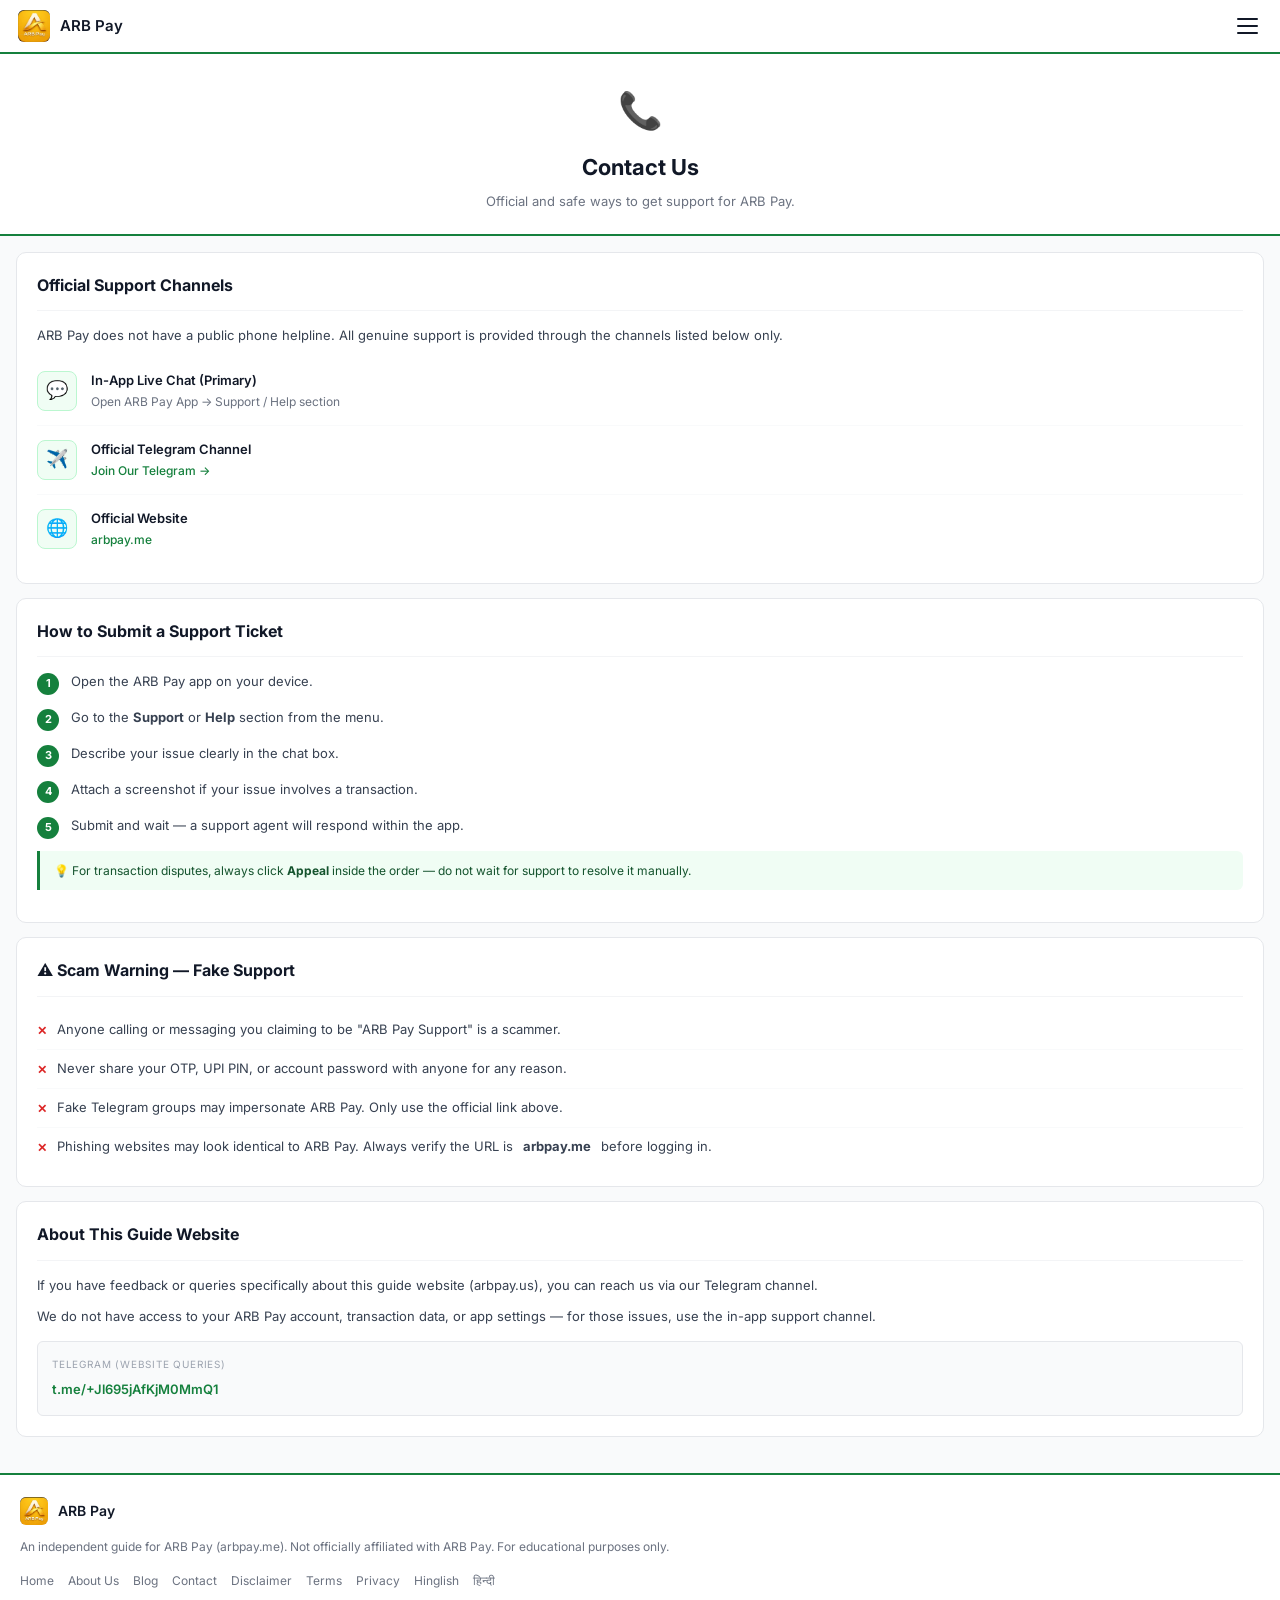
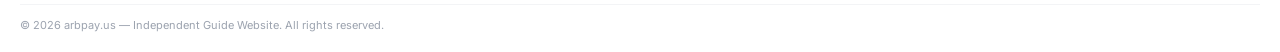
<file: pages/contact.html>
<!DOCTYPE html>
<html lang="en">
<head>
  <meta charset="UTF-8">
  <meta name="viewport" content="width=device-width, initial-scale=1.0">
  <title>Contact Us – ARB Pay Guide | arbpay.us</title>
  <link rel="icon" type="image/png" href="../images/logo.png">
  <meta name="description" content="Official and safe ways to contact ARB Pay support.">
  <link rel="stylesheet" href="../css/style.css">
</head>
<body>
<nav class="navbar">
  <div class="navbar-brand">
    <div class="navbar-logo"s><img src="../images/logo.png" alt="ARB Pay" class="logo"></div>
    <span class="navbar-name">ARB Pay</span>
  </div>
  <button class="hamburger" id="hamBtn" aria-label="Menu">
    <span></span><span></span><span></span>
  </button>
</nav>
<div class="drawer-overlay" id="drawerOverlay"></div>
<div class="drawer" id="drawer">
  <div class="drawer-header">
    <div class="drawer-header-logo"><img src="../images/logo.png" alt="ARB Pay" class="drawer-logo"></div>
    <span>ARB Pay Guide</span>
  </div>
  <button class="drawer-link" data-href="index.html" onclick="location.href='../index.html'"><div class="drawer-icon">🏠</div>Home</button>
  <button class="drawer-link" data-href="about.html" onclick="location.href='about.html'"><div class="drawer-icon">💼</div>About Us</button>
  <button class="drawer-link" data-href="blog.html" onclick="location.href='blog.html'"><div class="drawer-icon">📝</div>Blog</button>
  <button class="drawer-link active" data-href="contact.html" onclick="location.href='contact.html'"><div class="drawer-icon">📞</div>Contact Us</button>
  <button class="drawer-link" data-href="disclaimer.html" onclick="location.href='disclaimer.html'"><div class="drawer-icon">⚖️</div>Disclaimer</button>
  <button class="drawer-link" data-href="terms.html" onclick="location.href='terms.html'"><div class="drawer-icon">📋</div>Terms &amp; Conditions</button>
  <button class="drawer-link" data-href="privacy.html" onclick="location.href='privacy.html'"><div class="drawer-icon">🔐</div>Privacy Policy</button>
  <button class="drawer-link" data-href="hinglish.html" onclick="location.href='hinglish.html'"><div class="drawer-icon">🇮🇳</div>Hinglish Guide</button>
  <button class="drawer-link" data-href="hindi.html" onclick="location.href='hindi.html'"><div class="drawer-icon">📖</div>हिन्दी गाइड</button>

</div>
<div class="main">

<div class="page-header">
  <div class="page-icon">📞</div>
  <h1>Contact Us</h1>
  <p>Official and safe ways to get support for ARB Pay.</p>
</div>
<div class="section">
  <div class="card">
    <div class="card-title">Official Support Channels</div>
    <p>ARB Pay does not have a public phone helpline. All genuine support is provided through the channels listed below only.</p>
    <div class="support-item">
      <div class="support-icon">💬</div>
      <div><div class="support-title">In-App Live Chat (Primary)</div><div class="support-sub">Open ARB Pay App → Support / Help section</div></div>
    </div>
    <div class="support-item">
      <div class="support-icon">✈️</div>
      <div><div class="support-title">Official Telegram Channel</div><div class="support-sub"><a href="https://t.me/+Jl695jAfKjM0MmQ1" target="_blank">Join Our Telegram →</a></div></div>
    </div>
    <div class="support-item">
      <div class="support-icon">🌐</div>
      <div><div class="support-title">Official Website</div><div class="support-sub"><a href="https://arbpay.me" target="_blank">arbpay.me</a></div></div>
    </div>
  </div>
  <div class="card">
    <div class="card-title">How to Submit a Support Ticket</div>
    <div class="step"><div class="step-num">1</div><div class="step-text">Open the ARB Pay app on your device.</div></div>
    <div class="step"><div class="step-num">2</div><div class="step-text">Go to the <strong>Support</strong> or <strong>Help</strong> section from the menu.</div></div>
    <div class="step"><div class="step-num">3</div><div class="step-text">Describe your issue clearly in the chat box.</div></div>
    <div class="step"><div class="step-num">4</div><div class="step-text">Attach a screenshot if your issue involves a transaction.</div></div>
    <div class="step"><div class="step-num">5</div><div class="step-text">Submit and wait — a support agent will respond within the app.</div></div>
    <div class="notice notice-green">💡 For transaction disputes, always click <strong>Appeal</strong> inside the order — do not wait for support to resolve it manually.</div>
  </div>
  <div class="card">
    <div class="card-title">⚠️ Scam Warning — Fake Support</div>
    <div class="scam-item"><span class="scam-x">✕</span>Anyone calling or messaging you claiming to be "ARB Pay Support" is a scammer.</div>
    <div class="scam-item"><span class="scam-x">✕</span>Never share your OTP, UPI PIN, or account password with anyone for any reason.</div>
    <div class="scam-item"><span class="scam-x">✕</span>Fake Telegram groups may impersonate ARB Pay. Only use the official link above.</div>
    <div class="scam-item"><span class="scam-x">✕</span>Phishing websites may look identical to ARB Pay. Always verify the URL is <strong>arbpay.me</strong> before logging in.</div>
  </div>
  <div class="card">
    <div class="card-title">About This Guide Website</div>
    <p>If you have feedback or queries specifically about this guide website (arbpay.us), you can reach us via our Telegram channel.</p>
    <p>We do not have access to your ARB Pay account, transaction data, or app settings — for those issues, use the in-app support channel.</p>
    <div style="margin-top:14px;background:var(--surface);border:1px solid var(--border);border-radius:6px;padding:14px;">
      <div style="font-size:10px;color:var(--ink-4);margin-bottom:5px;text-transform:uppercase;letter-spacing:0.08em;">Telegram (Website Queries)</div>
      <a href="https://t.me/+Jl695jAfKjM0MmQ1" target="_blank" rel="noopener" style="color:var(--green);font-weight:600;font-size:13px;">t.me/+Jl695jAfKjM0MmQ1</a>
    </div>
  </div>
</div>
</div>
<footer class="footer">
  <div class="footer-brand">
   <div class="footer-logo">
  <img src="../images/logo.png" alt="ARB Pay" class="footer-logo-img">
</div>
    <span>ARB Pay</span>
  </div>
  <p class="footer-desc">An independent guide for ARB Pay (arbpay.me). Not officially affiliated with ARB Pay. For educational purposes only.</p>
  <div class="footer-links">
    <a href="../index.html">Home</a>
    <a href="about.html">About Us</a><a href="blog.html">Blog</a>
    <a href="contact.html">Contact</a><a href="disclaimer.html">Disclaimer</a>
    <a href="terms.html">Terms</a><a href="privacy.html">Privacy</a>
    <a href="hinglish.html">Hinglish</a><a href="hindi.html">हिन्दी</a>
  </div>
  <div class="footer-copy">© 2026 arbpay.us — Independent Guide Website. All rights reserved.</div>
</footer>
<script src="../js/app.js"></script>
</body>
</html>
</file>
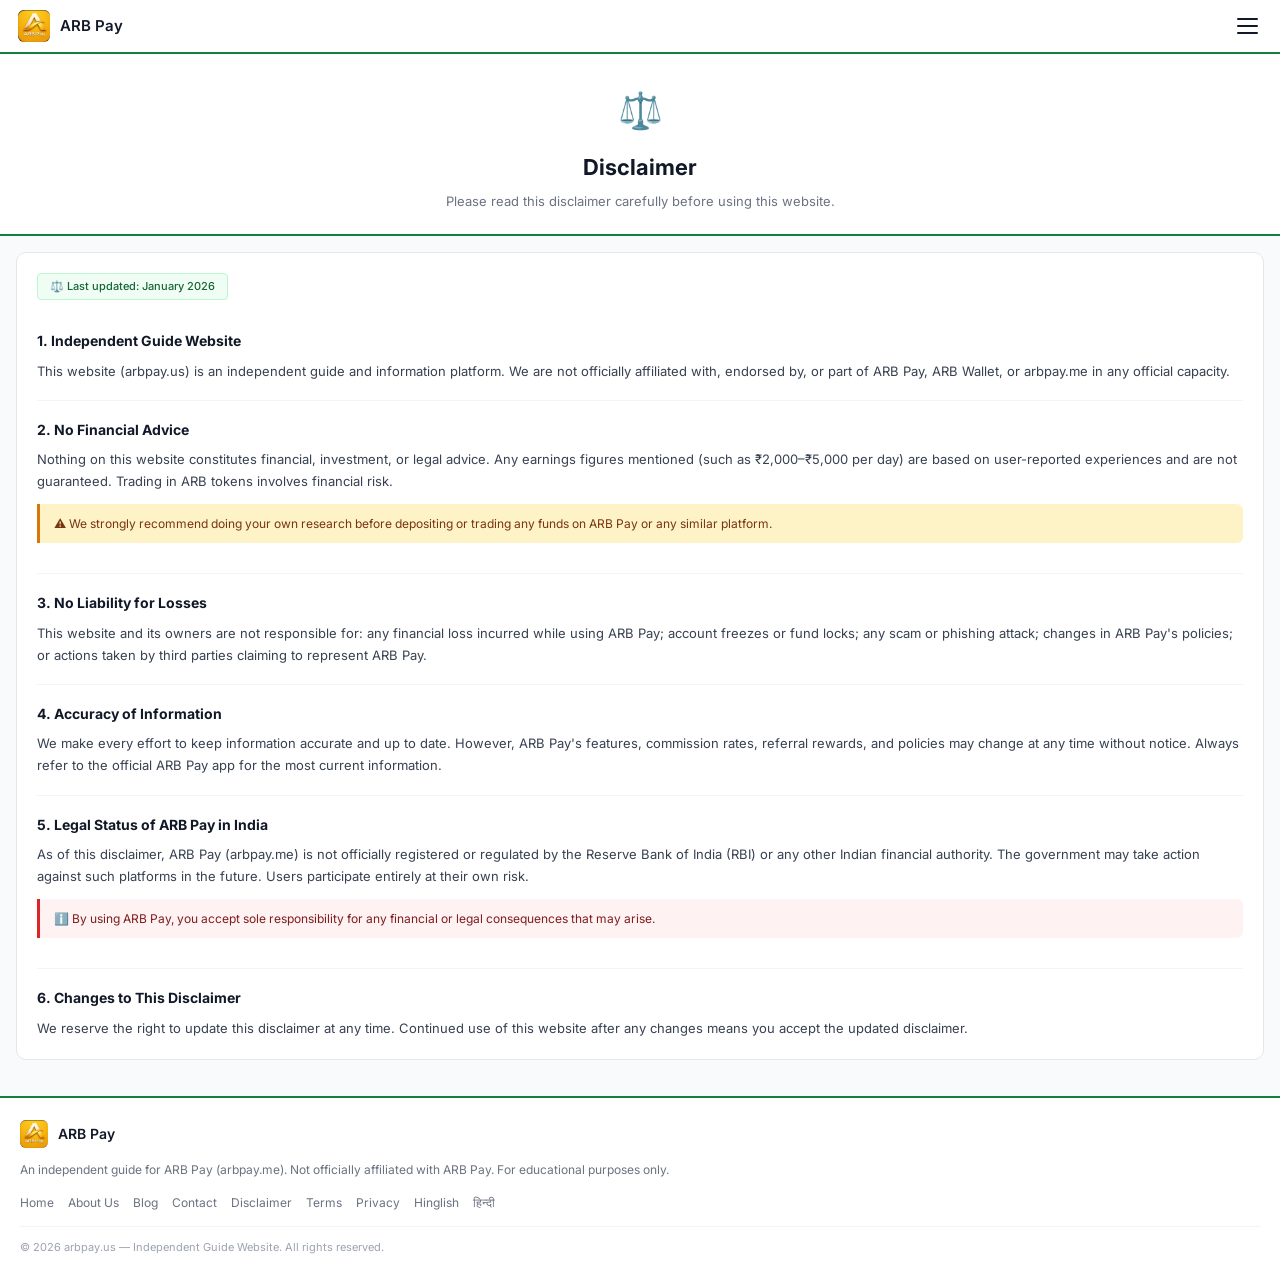
<file: pages/disclaimer.html>
<!DOCTYPE html>
<html lang="en">
<head>
  <meta charset="UTF-8">
  <meta name="viewport" content="width=device-width, initial-scale=1.0">
  <title>Disclaimer – ARB Pay Guide | arbpay.us</title>
  <link rel="icon" type="image/png" href="../images/logo.png">
  <meta name="description" content="Read the disclaimer for arbpay.us independent guide website.">
  <link rel="stylesheet" href="../css/style.css">
</head>
<body>
<nav class="navbar">
  <div class="navbar-brand">
    <div class="navbar-logo"><img src="../images/logo.png" alt="ARB Pay" class="logo"></div>
    <span class="navbar-name">ARB Pay</span>
  </div>
  <button class="hamburger" id="hamBtn" aria-label="Menu">
    <span></span><span></span><span></span>
  </button>
</nav>
<div class="drawer-overlay" id="drawerOverlay"></div>
<div class="drawer" id="drawer">
  <div class="drawer-header">
    <div class="drawer-header-logo"><img src="../images/logo.png" alt="ARB Pay" class="drawer-logo"></div>
    <span>ARB Pay Guide</span>
  </div>
  <button class="drawer-link" data-href="index.html" onclick="location.href='../index.html'"><div class="drawer-icon">🏠</div>Home</button>
  <button class="drawer-link" data-href="about.html" onclick="location.href='about.html'"><div class="drawer-icon">💼</div>About Us</button>
  <button class="drawer-link" data-href="blog.html" onclick="location.href='blog.html'"><div class="drawer-icon">📝</div>Blog</button>
  <button class="drawer-link" data-href="contact.html" onclick="location.href='contact.html'"><div class="drawer-icon">📞</div>Contact Us</button>
  <button class="drawer-link active" data-href="disclaimer.html" onclick="location.href='disclaimer.html'"><div class="drawer-icon">⚖️</div>Disclaimer</button>
  <button class="drawer-link" data-href="terms.html" onclick="location.href='terms.html'"><div class="drawer-icon">📋</div>Terms &amp; Conditions</button>
  <button class="drawer-link" data-href="privacy.html" onclick="location.href='privacy.html'"><div class="drawer-icon">🔐</div>Privacy Policy</button>
  <button class="drawer-link" data-href="hinglish.html" onclick="location.href='hinglish.html'"><div class="drawer-icon">🇮🇳</div>Hinglish Guide</button>
  <button class="drawer-link" data-href="hindi.html" onclick="location.href='hindi.html'"><div class="drawer-icon">📖</div>हिन्दी गाइड</button>

</div>
<div class="main">

<div class="page-header">
  <div class="page-icon">⚖️</div>
  <h1>Disclaimer</h1>
  <p>Please read this disclaimer carefully before using this website.</p>
</div>
<div class="section">
  <div class="card">
    <div class="legal-badge">⚖️ Last updated: January 2026</div>
    <div class="legal-section">
      <h3>1. Independent Guide Website</h3>
      <p>This website (arbpay.us) is an independent guide and information platform. We are not officially affiliated with, endorsed by, or part of ARB Pay, ARB Wallet, or arbpay.me in any official capacity.</p>
    </div>
    <div class="legal-section">
      <h3>2. No Financial Advice</h3>
      <p>Nothing on this website constitutes financial, investment, or legal advice. Any earnings figures mentioned (such as ₹2,000–₹5,000 per day) are based on user-reported experiences and are not guaranteed. Trading in ARB tokens involves financial risk.</p>
      <div class="notice notice-yellow">⚠️ We strongly recommend doing your own research before depositing or trading any funds on ARB Pay or any similar platform.</div>
    </div>
    <div class="legal-section">
      <h3>3. No Liability for Losses</h3>
      <p>This website and its owners are not responsible for: any financial loss incurred while using ARB Pay; account freezes or fund locks; any scam or phishing attack; changes in ARB Pay's policies; or actions taken by third parties claiming to represent ARB Pay.</p>
    </div>
    <div class="legal-section">
      <h3>4. Accuracy of Information</h3>
      <p>We make every effort to keep information accurate and up to date. However, ARB Pay's features, commission rates, referral rewards, and policies may change at any time without notice. Always refer to the official ARB Pay app for the most current information.</p>
    </div>
    <div class="legal-section">
      <h3>5. Legal Status of ARB Pay in India</h3>
      <p>As of this disclaimer, ARB Pay (arbpay.me) is not officially registered or regulated by the Reserve Bank of India (RBI) or any other Indian financial authority. The government may take action against such platforms in the future. Users participate entirely at their own risk.</p>
      <div class="notice notice-red">ℹ️ By using ARB Pay, you accept sole responsibility for any financial or legal consequences that may arise.</div>
    </div>
    <div class="legal-section">
      <h3>6. Changes to This Disclaimer</h3>
      <p>We reserve the right to update this disclaimer at any time. Continued use of this website after any changes means you accept the updated disclaimer.</p>
    </div>
  </div>
</div>
</div>
<footer class="footer">
  <div class="footer-brand">
    <div class="footer-logo">
  <img src="../images/logo.png" alt="ARB Pay" class="footer-logo-img">
</div>
    <span>ARB Pay</span>
  </div>
  <p class="footer-desc">An independent guide for ARB Pay (arbpay.me). Not officially affiliated with ARB Pay. For educational purposes only.</p>
  <div class="footer-links">
    <a href="../index.html">Home</a>
    <a href="about.html">About Us</a><a href="blog.html">Blog</a>
    <a href="contact.html">Contact</a><a href="disclaimer.html">Disclaimer</a>
    <a href="terms.html">Terms</a><a href="privacy.html">Privacy</a>
    <a href="hinglish.html">Hinglish</a><a href="hindi.html">हिन्दी</a>
  </div>
  <div class="footer-copy">© 2026 arbpay.us — Independent Guide Website. All rights reserved.</div>
</footer>
<script src="../js/app.js"></script>
</body>
</html>
</file>
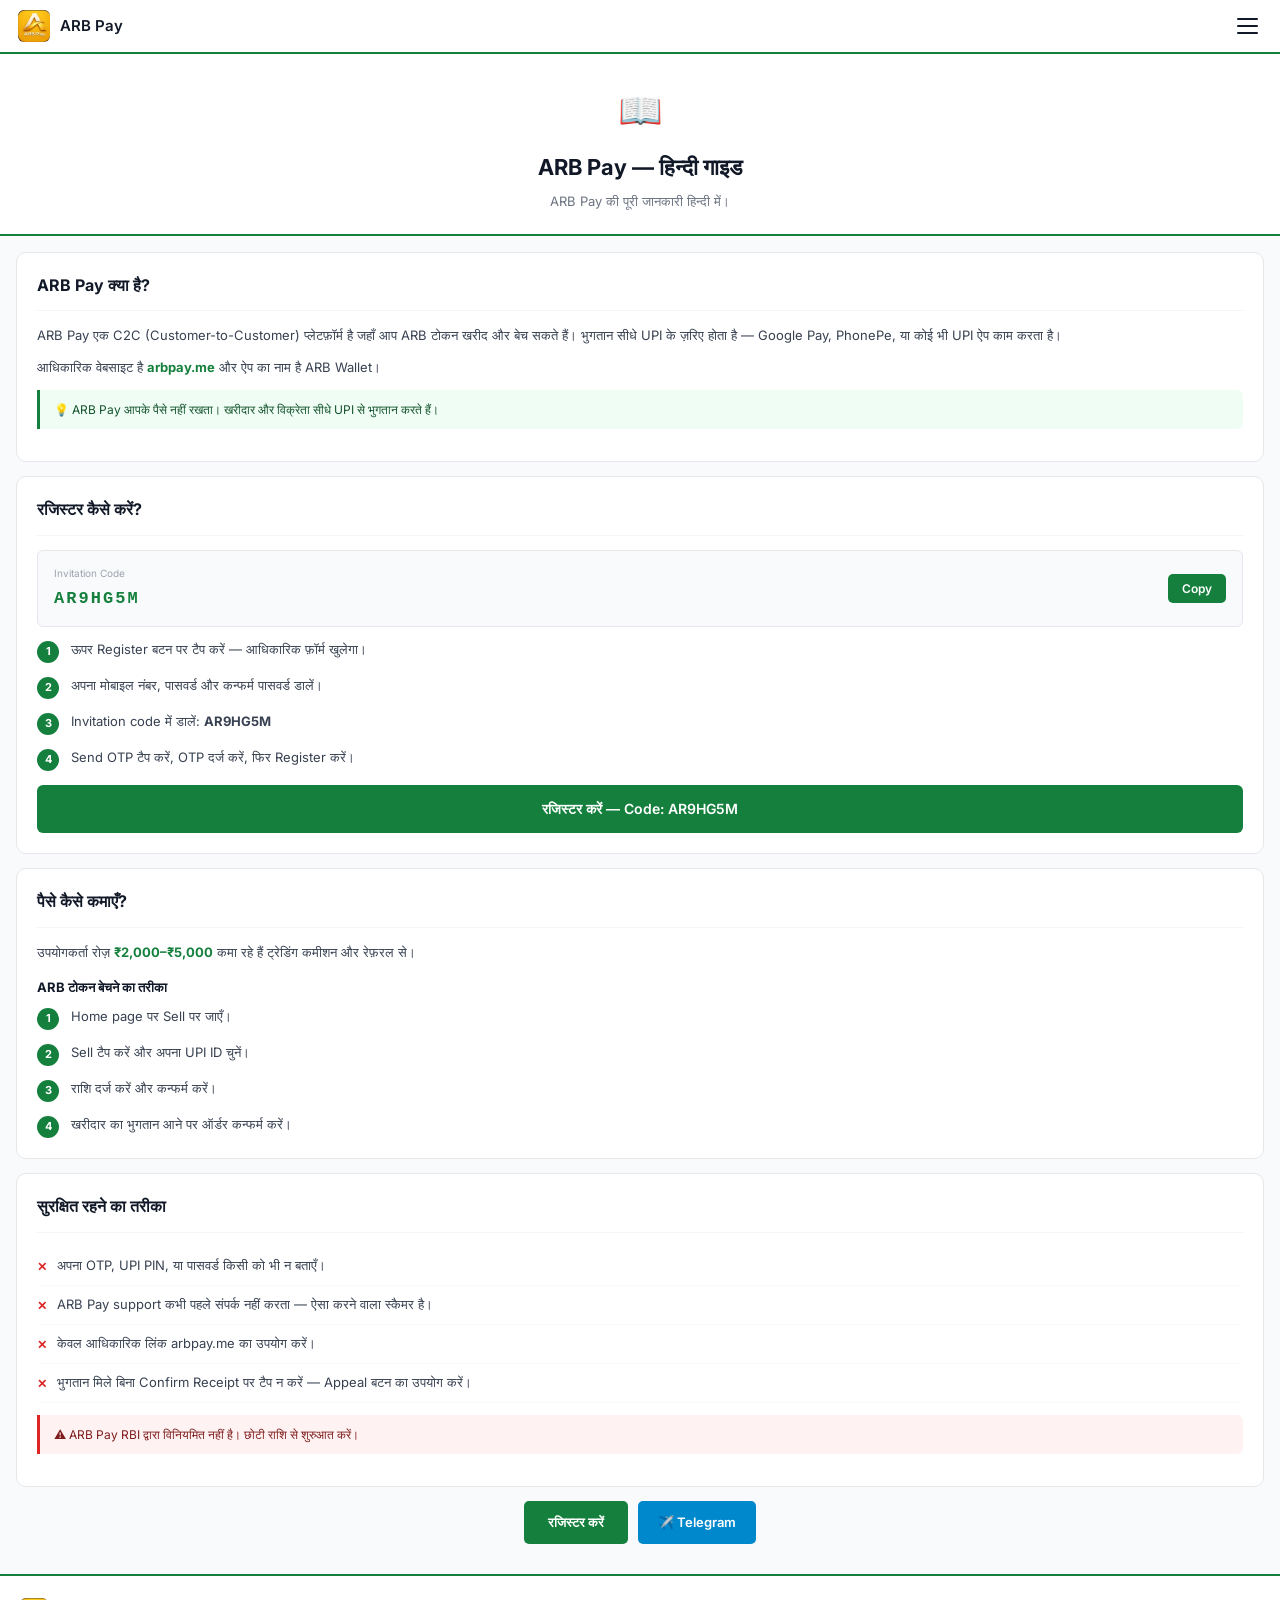
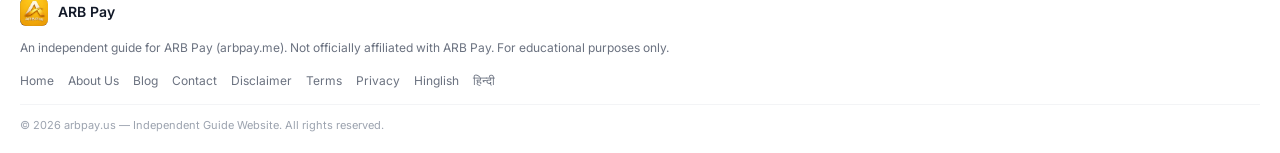
<file: pages/hindi.html>
<!DOCTYPE html>
<html lang="en">
<head>
  <meta charset="UTF-8">
  <meta name="viewport" content="width=device-width, initial-scale=1.0">
  <title>हिन्दी गाइड – ARB Pay | arbpay.us</title>
  <link rel="icon" type="image/png" href="../images/logo.png">
  <meta name="description" content="ARB Pay की पूरी जानकारी हिन्दी में।">
  <link rel="stylesheet" href="../css/style.css">
</head>
<body>
<nav class="navbar">
  <div class="navbar-brand">
    <div class="navbar-logo"><img src="../images/logo.png" alt="ARB Pay" class="logo"></div>
    <span class="navbar-name">ARB Pay</span>
  </div>
  <button class="hamburger" id="hamBtn" aria-label="Menu">
    <span></span><span></span><span></span>
  </button>
</nav>
<div class="drawer-overlay" id="drawerOverlay"></div>
<div class="drawer" id="drawer">
  <div class="drawer-header">
    <div class="drawer-header-logo"><img src="../images/logo.png" alt="ARB Pay" class="drawer-logo"></div>
    <span>ARB Pay Guide</span>
  </div>
  <button class="drawer-link" data-href="index.html" onclick="location.href='../index.html'"><div class="drawer-icon">🏠</div>Home</button>
  <button class="drawer-link" data-href="about.html" onclick="location.href='about.html'"><div class="drawer-icon">💼</div>About Us</button>
  <button class="drawer-link" data-href="blog.html" onclick="location.href='blog.html'"><div class="drawer-icon">📝</div>Blog</button>
  <button class="drawer-link" data-href="contact.html" onclick="location.href='contact.html'"><div class="drawer-icon">📞</div>Contact Us</button>
  <button class="drawer-link" data-href="disclaimer.html" onclick="location.href='disclaimer.html'"><div class="drawer-icon">⚖️</div>Disclaimer</button>
  <button class="drawer-link" data-href="terms.html" onclick="location.href='terms.html'"><div class="drawer-icon">📋</div>Terms &amp; Conditions</button>
  <button class="drawer-link" data-href="privacy.html" onclick="location.href='privacy.html'"><div class="drawer-icon">🔐</div>Privacy Policy</button>
  <button class="drawer-link" data-href="hinglish.html" onclick="location.href='hinglish.html'"><div class="drawer-icon">🇮🇳</div>Hinglish Guide</button>
  <button class="drawer-link active" data-href="hindi.html" onclick="location.href='hindi.html'"><div class="drawer-icon">📖</div>हिन्दी गाइड</button>

</div>
<div class="main">

<div class="page-header">
  <div class="page-icon">📖</div>
  <h1>ARB Pay — हिन्दी गाइड</h1>
  <p>ARB Pay की पूरी जानकारी हिन्दी में।</p>
</div>
<div class="section">
  <div class="card">
    <div class="card-title">ARB Pay क्या है?</div>
    <p>ARB Pay एक C2C (Customer-to-Customer) प्लेटफ़ॉर्म है जहाँ आप ARB टोकन खरीद और बेच सकते हैं। भुगतान सीधे UPI के ज़रिए होता है — Google Pay, PhonePe, या कोई भी UPI ऐप काम करता है।</p>
    <p>आधिकारिक वेबसाइट है <strong style="color:var(--green)">arbpay.me</strong> और ऐप का नाम है ARB Wallet।</p>
    <div class="notice notice-green">💡 ARB Pay आपके पैसे नहीं रखता। खरीदार और विक्रेता सीधे UPI से भुगतान करते हैं।</div>
  </div>
  <div class="card">
    <div class="card-title">रजिस्टर कैसे करें?</div>
    <div class="code-box">
      <div><div class="code-label">Invitation Code</div><div class="code-val">AR9HG5M</div></div>
      <button class="copy-btn" data-copy="AR9HG5M">Copy</button>
    </div>
    <div class="step"><div class="step-num">1</div><div class="step-text">ऊपर Register बटन पर टैप करें — आधिकारिक फ़ॉर्म खुलेगा।</div></div>
    <div class="step"><div class="step-num">2</div><div class="step-text">अपना मोबाइल नंबर, पासवर्ड और कन्फर्म पासवर्ड डालें।</div></div>
    <div class="step"><div class="step-num">3</div><div class="step-text">Invitation code में डालें: <strong>AR9HG5M</strong></div></div>
    <div class="step"><div class="step-num">4</div><div class="step-text">Send OTP टैप करें, OTP दर्ज करें, फिर Register करें।</div></div>
    <a href="https://arbpay.me/#/register?code=AR9HG5M" target="_blank" rel="noopener" class="btn-full">रजिस्टर करें — Code: AR9HG5M</a>
  </div>
  <div class="card">
    <div class="card-title">पैसे कैसे कमाएँ?</div>
    <p>उपयोगकर्ता रोज़ <strong style="color:var(--green)">₹2,000–₹5,000</strong> कमा रहे हैं ट्रेडिंग कमीशन और रेफ़रल से।</p>
    <h3>ARB टोकन बेचने का तरीका</h3>
    <div class="step"><div class="step-num">1</div><div class="step-text">Home page पर Sell पर जाएँ।</div></div>
    <div class="step"><div class="step-num">2</div><div class="step-text">Sell टैप करें और अपना UPI ID चुनें।</div></div>
    <div class="step"><div class="step-num">3</div><div class="step-text">राशि दर्ज करें और कन्फर्म करें।</div></div>
    <div class="step"><div class="step-num">4</div><div class="step-text">खरीदार का भुगतान आने पर ऑर्डर कन्फर्म करें।</div></div>
  </div>
  <div class="card">
    <div class="card-title">सुरक्षित रहने का तरीका</div>
    <div class="scam-item"><span class="scam-x">✕</span>अपना OTP, UPI PIN, या पासवर्ड किसी को भी न बताएँ।</div>
    <div class="scam-item"><span class="scam-x">✕</span>ARB Pay support कभी पहले संपर्क नहीं करता — ऐसा करने वाला स्कैमर है।</div>
    <div class="scam-item"><span class="scam-x">✕</span>केवल आधिकारिक लिंक arbpay.me का उपयोग करें।</div>
    <div class="scam-item"><span class="scam-x">✕</span>भुगतान मिले बिना Confirm Receipt पर टैप न करें — Appeal बटन का उपयोग करें।</div>
    <div class="notice notice-red">⚠️ ARB Pay RBI द्वारा विनियमित नहीं है। छोटी राशि से शुरुआत करें।</div>
  </div>
  <div style="display:flex;gap:10px;justify-content:center;padding-bottom:8px;">
    <a href="https://arbpay.me/#/register?code=AR9HG5M" target="_blank" rel="noopener" class="btn-primary">रजिस्टर करें</a>
    <a href="https://t.me/+Jl695jAfKjM0MmQ1" target="_blank" rel="noopener" style="background:#0088cc;color:#fff;padding:11px 20px;border-radius:5px;font-size:13px;font-weight:600;text-decoration:none;">✈️ Telegram</a>
  </div>
</div>
</div>
<footer class="footer">
  <div class="footer-brand">
   <div class="footer-logo">
  <img src="../images/logo.png" alt="ARB Pay" class="footer-logo-img">
</div>
    <span>ARB Pay</span>
  </div>
  <p class="footer-desc">An independent guide for ARB Pay (arbpay.me). Not officially affiliated with ARB Pay. For educational purposes only.</p>
  <div class="footer-links">
    <a href="../index.html">Home</a>
    <a href="about.html">About Us</a><a href="blog.html">Blog</a>
    <a href="contact.html">Contact</a><a href="disclaimer.html">Disclaimer</a>
    <a href="terms.html">Terms</a><a href="privacy.html">Privacy</a>
    <a href="hinglish.html">Hinglish</a><a href="hindi.html">हिन्दी</a>
  </div>
  <div class="footer-copy">© 2026 arbpay.us — Independent Guide Website. All rights reserved.</div>
</footer>
<script src="../js/app.js"></script>
</body>
</html>
</file>
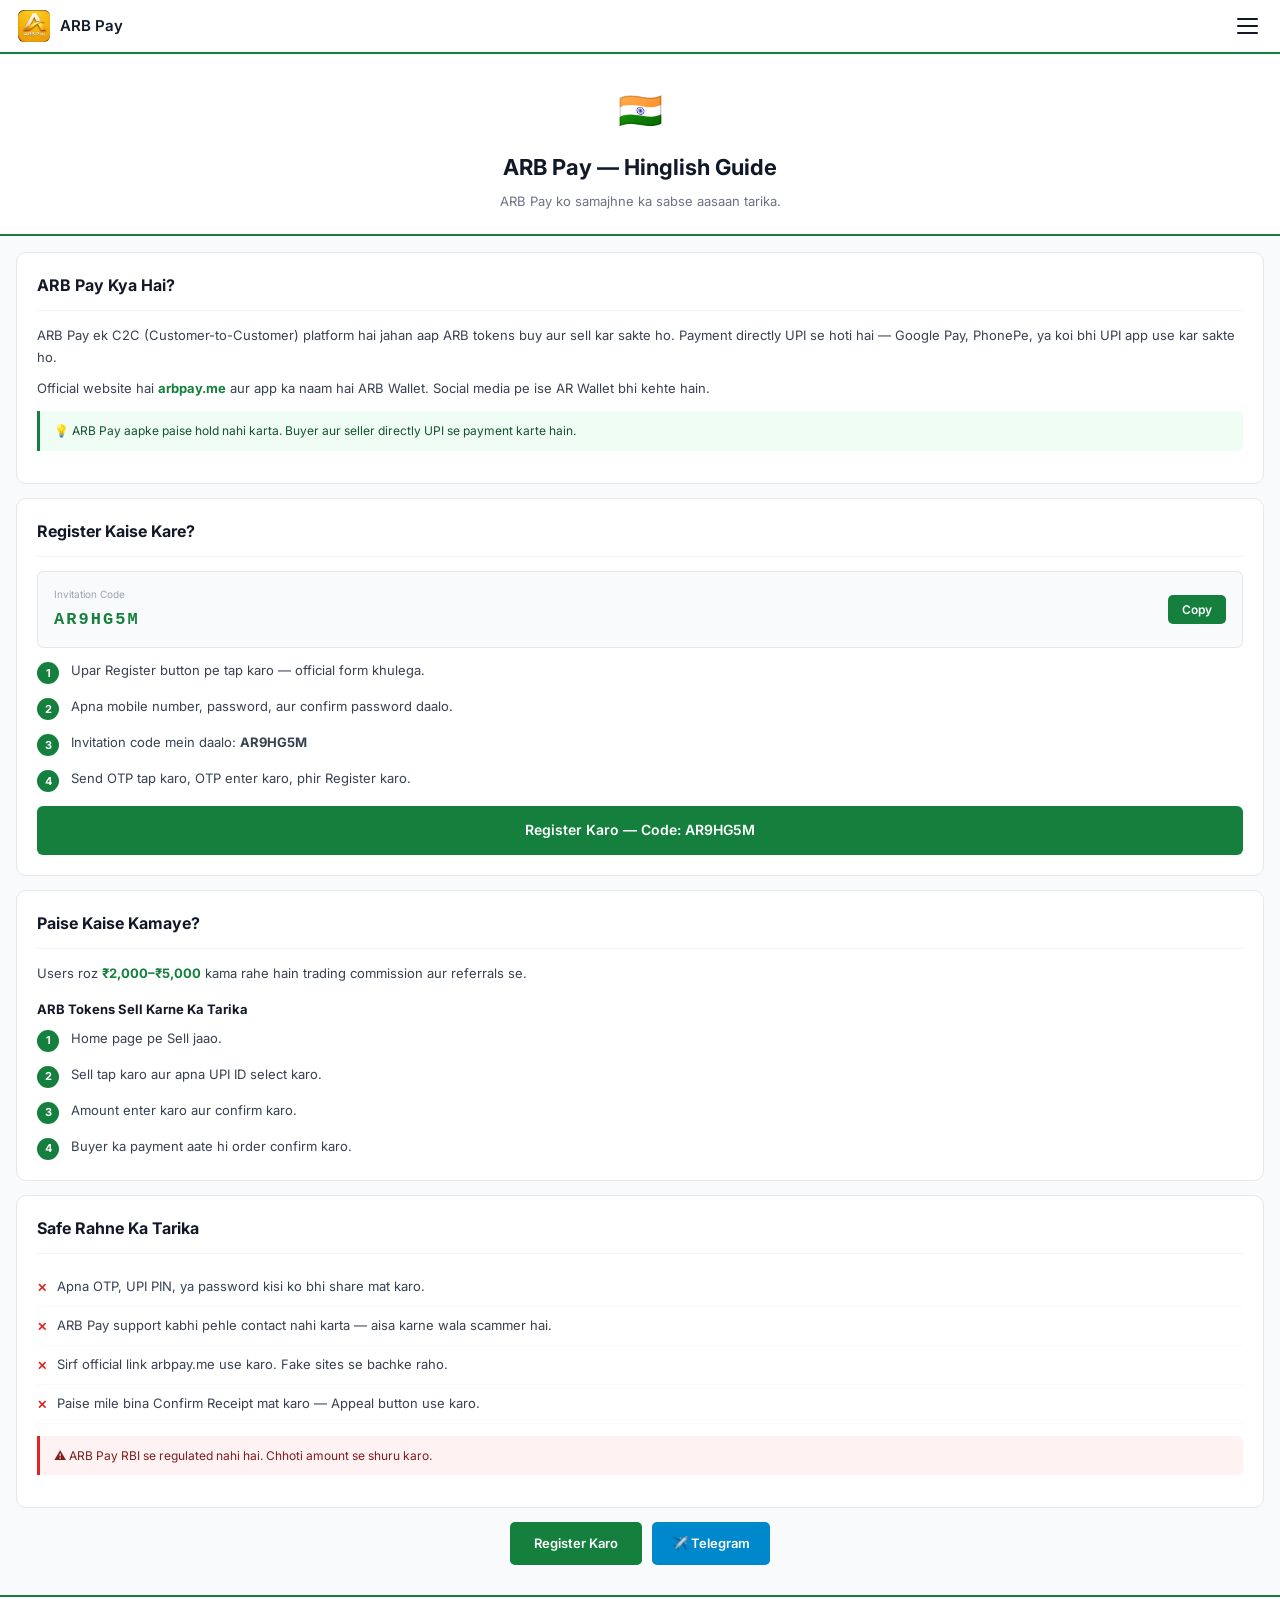
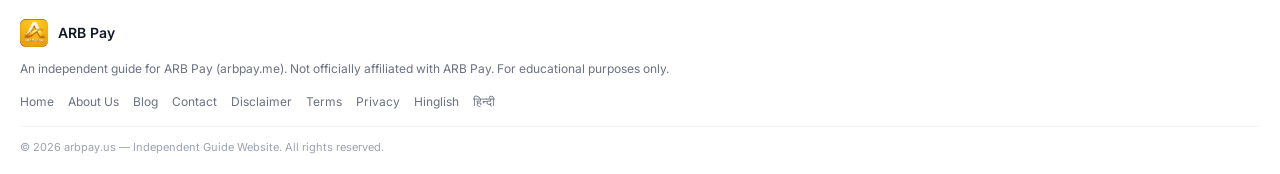
<file: pages/hinglish.html>
<!DOCTYPE html>
<html lang="en">
<head>
  <meta charset="UTF-8">
  <meta name="viewport" content="width=device-width, initial-scale=1.0">
  <title>Hinglish Guide – ARB Pay | arbpay.us</title>
  <link rel="icon" type="image/png" href="../images/logo.png">
  <meta name="description" content="ARB Pay guide in Hinglish — simple and easy to understand.">
  <link rel="stylesheet" href="../css/style.css">
</head>
<body>
<nav class="navbar">
  <div class="navbar-brand">
    <div class="navbar-logo"><img src="../images/logo.png" alt="ARB Pay" class="logo"></div>
    <span class="navbar-name">ARB Pay</span>
  </div>
  <button class="hamburger" id="hamBtn" aria-label="Menu">
    <span></span><span></span><span></span>
  </button>
</nav>
<div class="drawer-overlay" id="drawerOverlay"></div>
<div class="drawer" id="drawer">
  <div class="drawer-header">
    <div class="drawer-header-logo"><img src="../images/logo.png" alt="ARB Pay" class="drawer-logo"></div>
    <span>ARB Pay Guide</span>
  </div>
  <button class="drawer-link" data-href="index.html" onclick="location.href='../index.html'"><div class="drawer-icon">🏠</div>Home</button>
  <button class="drawer-link" data-href="about.html" onclick="location.href='about.html'"><div class="drawer-icon">💼</div>About Us</button>
  <button class="drawer-link" data-href="blog.html" onclick="location.href='blog.html'"><div class="drawer-icon">📝</div>Blog</button>
  <button class="drawer-link" data-href="contact.html" onclick="location.href='contact.html'"><div class="drawer-icon">📞</div>Contact Us</button>
  <button class="drawer-link" data-href="disclaimer.html" onclick="location.href='disclaimer.html'"><div class="drawer-icon">⚖️</div>Disclaimer</button>
  <button class="drawer-link" data-href="terms.html" onclick="location.href='terms.html'"><div class="drawer-icon">📋</div>Terms &amp; Conditions</button>
  <button class="drawer-link" data-href="privacy.html" onclick="location.href='privacy.html'"><div class="drawer-icon">🔐</div>Privacy Policy</button>
  <button class="drawer-link active" data-href="hinglish.html" onclick="location.href='hinglish.html'"><div class="drawer-icon">🇮🇳</div>Hinglish Guide</button>
  <button class="drawer-link" data-href="hindi.html" onclick="location.href='hindi.html'"><div class="drawer-icon">📖</div>हिन्दी गाइड</button>

</div>
<div class="main">

<div class="page-header">
  <div class="page-icon">🇮🇳</div>
  <h1>ARB Pay — Hinglish Guide</h1>
  <p>ARB Pay ko samajhne ka sabse aasaan tarika.</p>
</div>
<div class="section">
  <div class="card">
    <div class="card-title">ARB Pay Kya Hai?</div>
    <p>ARB Pay ek C2C (Customer-to-Customer) platform hai jahan aap ARB tokens buy aur sell kar sakte ho. Payment directly UPI se hoti hai — Google Pay, PhonePe, ya koi bhi UPI app use kar sakte ho.</p>
    <p>Official website hai <strong style="color:var(--green)">arbpay.me</strong> aur app ka naam hai ARB Wallet. Social media pe ise AR Wallet bhi kehte hain.</p>
    <div class="notice notice-green">💡 ARB Pay aapke paise hold nahi karta. Buyer aur seller directly UPI se payment karte hain.</div>
  </div>
  <div class="card">
    <div class="card-title">Register Kaise Kare?</div>
    <div class="code-box">
      <div><div class="code-label">Invitation Code</div><div class="code-val">AR9HG5M</div></div>
      <button class="copy-btn" data-copy="AR9HG5M">Copy</button>
    </div>
    <div class="step"><div class="step-num">1</div><div class="step-text">Upar Register button pe tap karo — official form khulega.</div></div>
    <div class="step"><div class="step-num">2</div><div class="step-text">Apna mobile number, password, aur confirm password daalo.</div></div>
    <div class="step"><div class="step-num">3</div><div class="step-text">Invitation code mein daalo: <strong>AR9HG5M</strong></div></div>
    <div class="step"><div class="step-num">4</div><div class="step-text">Send OTP tap karo, OTP enter karo, phir Register karo.</div></div>
    <a href="https://arbpay.me/#/register?code=AR9HG5M" target="_blank" rel="noopener" class="btn-full">Register Karo — Code: AR9HG5M</a>
  </div>
  <div class="card">
    <div class="card-title">Paise Kaise Kamaye?</div>
    <p>Users roz <strong style="color:var(--green)">₹2,000–₹5,000</strong> kama rahe hain trading commission aur referrals se.</p>
    <h3>ARB Tokens Sell Karne Ka Tarika</h3>
    <div class="step"><div class="step-num">1</div><div class="step-text">Home page pe Sell jaao.</div></div>
    <div class="step"><div class="step-num">2</div><div class="step-text">Sell tap karo aur apna UPI ID select karo.</div></div>
    <div class="step"><div class="step-num">3</div><div class="step-text">Amount enter karo aur confirm karo.</div></div>
    <div class="step"><div class="step-num">4</div><div class="step-text">Buyer ka payment aate hi order confirm karo.</div></div>
  </div>
  <div class="card">
    <div class="card-title">Safe Rahne Ka Tarika</div>
    <div class="scam-item"><span class="scam-x">✕</span>Apna OTP, UPI PIN, ya password kisi ko bhi share mat karo.</div>
    <div class="scam-item"><span class="scam-x">✕</span>ARB Pay support kabhi pehle contact nahi karta — aisa karne wala scammer hai.</div>
    <div class="scam-item"><span class="scam-x">✕</span>Sirf official link arbpay.me use karo. Fake sites se bachke raho.</div>
    <div class="scam-item"><span class="scam-x">✕</span>Paise mile bina Confirm Receipt mat karo — Appeal button use karo.</div>
    <div class="notice notice-red">⚠️ ARB Pay RBI se regulated nahi hai. Chhoti amount se shuru karo.</div>
  </div>
  <div style="display:flex;gap:10px;justify-content:center;padding-bottom:8px;">
    <a href="https://arbpay.me/#/register?code=AR9HG5M" target="_blank" rel="noopener" class="btn-primary">Register Karo</a>
    <a href="https://t.me/+Jl695jAfKjM0MmQ1" target="_blank" rel="noopener" style="background:#0088cc;color:#fff;padding:11px 20px;border-radius:5px;font-size:13px;font-weight:600;text-decoration:none;">✈️ Telegram</a>
  </div>
</div>
</div>
<footer class="footer">
  <div class="footer-brand">
    <div class="footer-logo">
      <img src="../images/logo.png" alt="ARB Pay" class="footer-logo-img">
    </div>
    <span>ARB Pay</span>
  </div>

  <p class="footer-desc">
    An independent guide for ARB Pay (arbpay.me). Not officially affiliated with ARB Pay. For educational purposes only.
  </p>

  <div class="footer-links">
    <a href="../index.html">Home</a>
    <a href="about.html">About Us</a>
    <a href="blog.html">Blog</a>
    <a href="contact.html">Contact</a>
    <a href="disclaimer.html">Disclaimer</a>
    <a href="terms.html">Terms</a>
    <a href="privacy.html">Privacy</a>
    <a href="hinglish.html">Hinglish</a>
    <a href="hindi.html">हिन्दी</a>
  </div>

  <div class="footer-copy">
    © 2026 arbpay.us — Independent Guide Website. All rights reserved.
  </div>
</footer>

<script src="../js/app.js"></script>
</body>
</html>
</file>
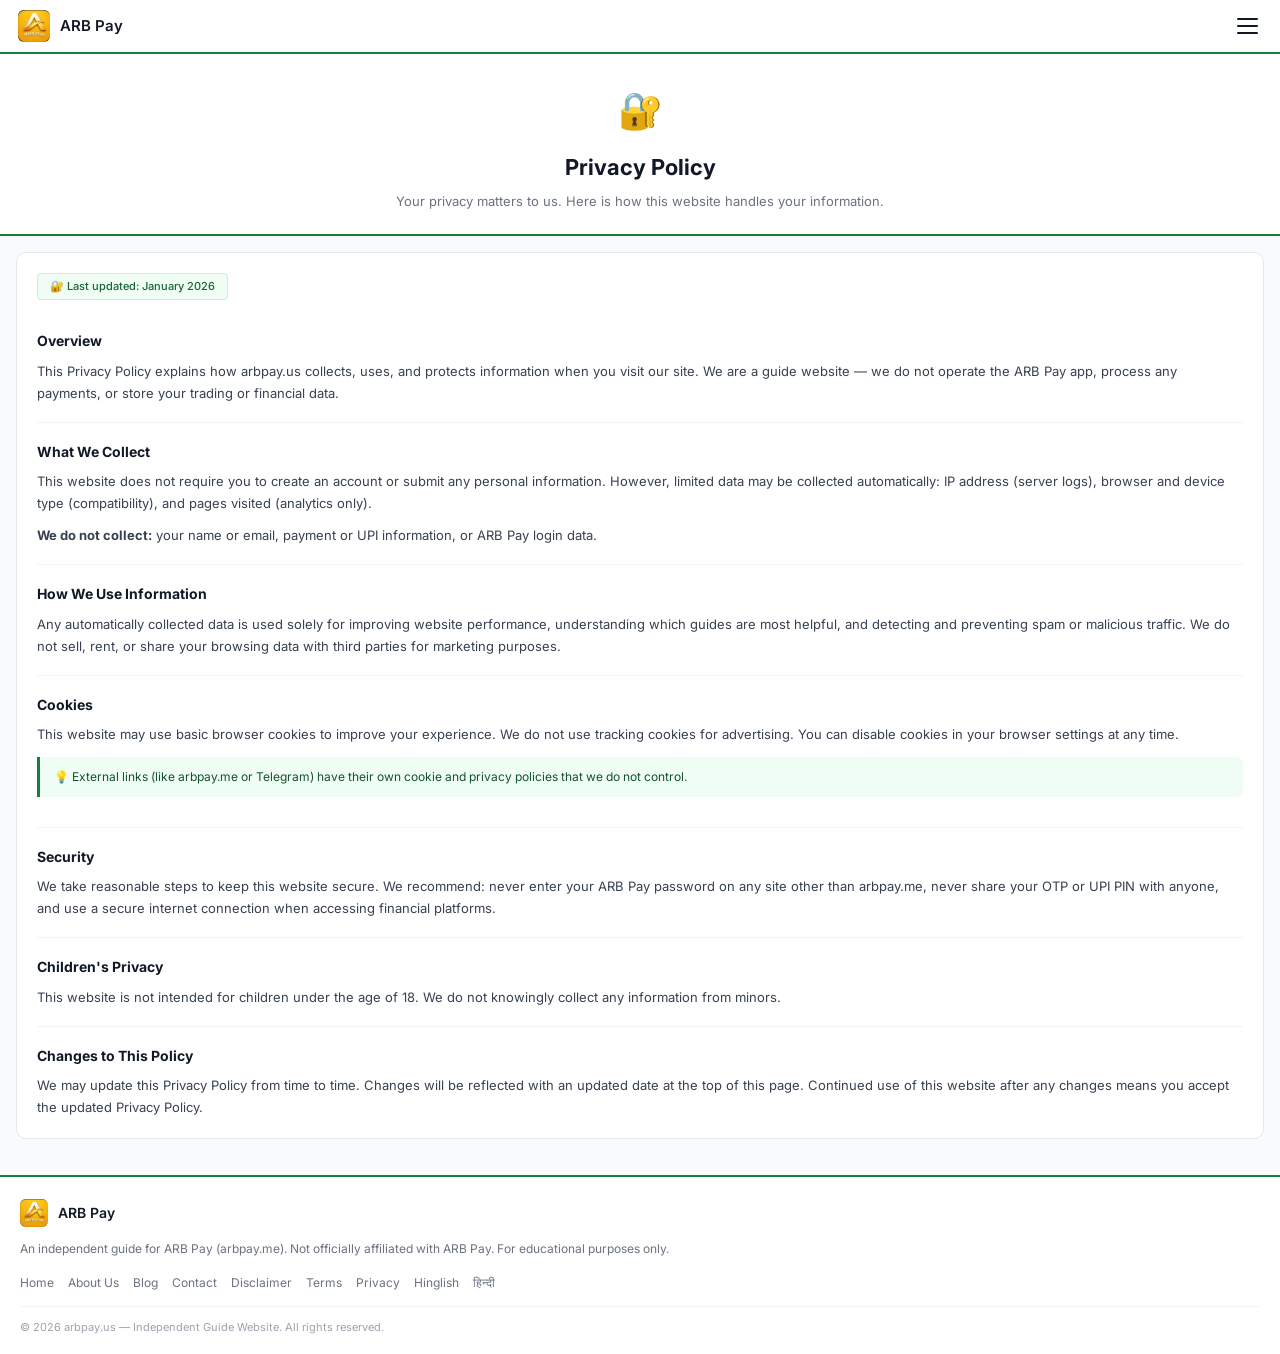
<file: pages/privacy.html>
<!DOCTYPE html>
<html lang="en">
<head>
  <meta charset="UTF-8">
  <meta name="viewport" content="width=device-width, initial-scale=1.0">
  <title>Privacy Policy – ARB Pay | arbpay.us</title>
  <link rel="icon" type="image/png" href="../images/logo.png">
  <meta name="description" content="How arbpay.us handles your information — privacy policy.">
  <link rel="stylesheet" href="../css/style.css">
</head>
<body>
<nav class="navbar">
  <div class="navbar-brand">
    <div class="navbar-logo"><img src="../images/logo.png" alt="ARB Pay" class="logo"></div>
    <span class="navbar-name">ARB Pay</span>
  </div>
  <button class="hamburger" id="hamBtn" aria-label="Menu">
    <span></span><span></span><span></span>
  </button>
</nav>
<div class="drawer-overlay" id="drawerOverlay"></div>
<div class="drawer" id="drawer">
  <div class="drawer-header">
    <div class="drawer-header-logo"><img src="../images/logo.png" alt="ARB Pay" class="drawer-logo"></div>
    <span>ARB Pay Guide</span>
  </div>
  <button class="drawer-link" data-href="index.html" onclick="location.href='../index.html'"><div class="drawer-icon">🏠</div>Home</button>
  <button class="drawer-link" data-href="about.html" onclick="location.href='about.html'"><div class="drawer-icon">💼</div>About Us</button>
  <button class="drawer-link" data-href="blog.html" onclick="location.href='blog.html'"><div class="drawer-icon">📝</div>Blog</button>
  <button class="drawer-link" data-href="contact.html" onclick="location.href='contact.html'"><div class="drawer-icon">📞</div>Contact Us</button>
  <button class="drawer-link" data-href="disclaimer.html" onclick="location.href='disclaimer.html'"><div class="drawer-icon">⚖️</div>Disclaimer</button>
  <button class="drawer-link" data-href="terms.html" onclick="location.href='terms.html'"><div class="drawer-icon">📋</div>Terms &amp; Conditions</button>
  <button class="drawer-link active" data-href="privacy.html" onclick="location.href='privacy.html'"><div class="drawer-icon">🔐</div>Privacy Policy</button>
  <button class="drawer-link" data-href="hinglish.html" onclick="location.href='hinglish.html'"><div class="drawer-icon">🇮🇳</div>Hinglish Guide</button>
  <button class="drawer-link" data-href="hindi.html" onclick="location.href='hindi.html'"><div class="drawer-icon">📖</div>हिन्दी गाइड</button>

</div>
<div class="main">

<div class="page-header">
  <div class="page-icon">🔐</div>
  <h1>Privacy Policy</h1>
  <p>Your privacy matters to us. Here is how this website handles your information.</p>
</div>
<div class="section">
  <div class="card">
    <div class="legal-badge">🔐 Last updated: January 2026</div>
    <div class="legal-section">
      <h3>Overview</h3>
      <p>This Privacy Policy explains how arbpay.us collects, uses, and protects information when you visit our site. We are a guide website — we do not operate the ARB Pay app, process any payments, or store your trading or financial data.</p>
    </div>
    <div class="legal-section">
      <h3>What We Collect</h3>
      <p>This website does not require you to create an account or submit any personal information. However, limited data may be collected automatically: IP address (server logs), browser and device type (compatibility), and pages visited (analytics only).</p>
      <p style="margin-top:8px;"><strong>We do not collect:</strong> your name or email, payment or UPI information, or ARB Pay login data.</p>
    </div>
    <div class="legal-section">
      <h3>How We Use Information</h3>
      <p>Any automatically collected data is used solely for improving website performance, understanding which guides are most helpful, and detecting and preventing spam or malicious traffic. We do not sell, rent, or share your browsing data with third parties for marketing purposes.</p>
    </div>
    <div class="legal-section">
      <h3>Cookies</h3>
      <p>This website may use basic browser cookies to improve your experience. We do not use tracking cookies for advertising. You can disable cookies in your browser settings at any time.</p>
      <div class="notice notice-green">💡 External links (like arbpay.me or Telegram) have their own cookie and privacy policies that we do not control.</div>
    </div>
    <div class="legal-section">
      <h3>Security</h3>
      <p>We take reasonable steps to keep this website secure. We recommend: never enter your ARB Pay password on any site other than arbpay.me, never share your OTP or UPI PIN with anyone, and use a secure internet connection when accessing financial platforms.</p>
    </div>
    <div class="legal-section">
      <h3>Children's Privacy</h3>
      <p>This website is not intended for children under the age of 18. We do not knowingly collect any information from minors.</p>
    </div>
    <div class="legal-section">
      <h3>Changes to This Policy</h3>
      <p>We may update this Privacy Policy from time to time. Changes will be reflected with an updated date at the top of this page. Continued use of this website after any changes means you accept the updated Privacy Policy.</p>
    </div>
  </div>
</div>
</div>
<footer class="footer">
  <div class="footer-brand">
    <div class="footer-logo">
  <img src="../images/logo.png" alt="ARB Pay" class="footer-logo-img">
</div>
    <span>ARB Pay</span>
  </div>
  <p class="footer-desc">An independent guide for ARB Pay (arbpay.me). Not officially affiliated with ARB Pay. For educational purposes only.</p>
  <div class="footer-links">
    <a href="../index.html">Home</a>
    <a href="about.html">About Us</a><a href="blog.html">Blog</a>
    <a href="contact.html">Contact</a><a href="disclaimer.html">Disclaimer</a>
    <a href="terms.html">Terms</a><a href="privacy.html">Privacy</a>
    <a href="hinglish.html">Hinglish</a><a href="hindi.html">हिन्दी</a>
  </div>
  <div class="footer-copy">© 2026 arbpay.us — Independent Guide Website. All rights reserved.</div>
</footer>
<script src="../js/app.js"></script>
</body>
</html>
</file>
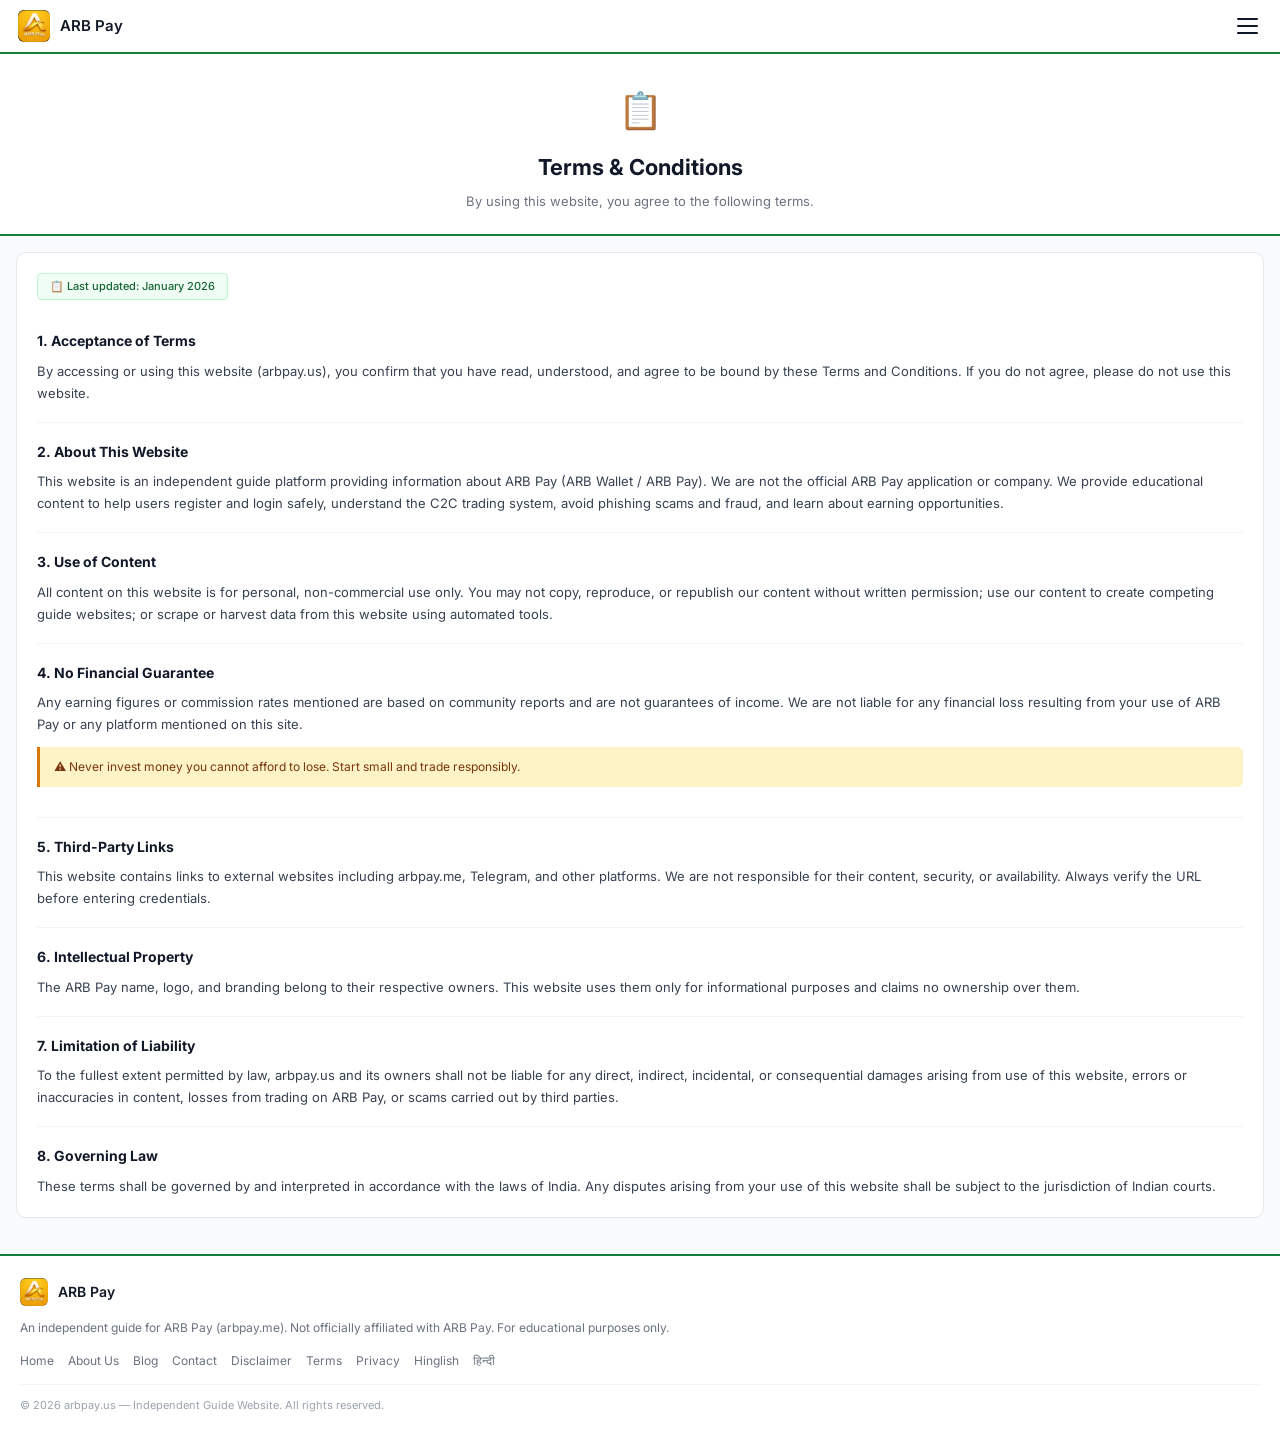
<file: pages/terms.html>
<!DOCTYPE html>
<html lang="en">
<head>
  <meta charset="UTF-8">
  <meta name="viewport" content="width=device-width, initial-scale=1.0">
  <title>Terms & Conditions – ARB Pay | arbpay.us</title>
  <meta name="description" content="Terms and conditions for using the arbpay.us guide website.">
  <link rel="stylesheet" href="../css/style.css">
  <link rel="icon" type="image/png" href="../images/logo.png">
</head>
<body>
<nav class="navbar">
  <div class="navbar-brand">
    <div class="navbar-logo"><img src="../images/logo.png" alt="ARB Pay" class="logo"></div>
    <span class="navbar-name">ARB Pay</span>
  </div>
  <button class="hamburger" id="hamBtn" aria-label="Menu">
    <span></span><span></span><span></span>
  </button>
</nav>
<div class="drawer-overlay" id="drawerOverlay"></div>
<div class="drawer" id="drawer">
  <div class="drawer-header">pan
    <div class="drawer-header-logo"><img src="../images/logo.png" alt="ARB Pay" class="drawer-logo"></div>
    <span>ARB Pay Guide</span>
  </div>
  <button class="drawer-link" data-href="index.html" onclick="location.href='../index.html'"><div class="drawer-icon">🏠</div>Home</button>
  <button class="drawer-link" data-href="about.html" onclick="location.href='about.html'"><div class="drawer-icon">💼</div>About Us</button>
  <button class="drawer-link" data-href="blog.html" onclick="location.href='blog.html'"><div class="drawer-icon">📝</div>Blog</button>
  <button class="drawer-link" data-href="contact.html" onclick="location.href='contact.html'"><div class="drawer-icon">📞</div>Contact Us</button>
  <button class="drawer-link" data-href="disclaimer.html" onclick="location.href='disclaimer.html'"><div class="drawer-icon">⚖️</div>Disclaimer</button>
  <button class="drawer-link active" data-href="terms.html" onclick="location.href='terms.html'"><div class="drawer-icon">📋</div>Terms &amp; Conditions</button>
  <button class="drawer-link" data-href="privacy.html" onclick="location.href='privacy.html'"><div class="drawer-icon">🔐</div>Privacy Policy</button>
  <button class="drawer-link" data-href="hinglish.html" onclick="location.href='hinglish.html'"><div class="drawer-icon">🇮🇳</div>Hinglish Guide</button>
  <button class="drawer-link" data-href="hindi.html" onclick="location.href='hindi.html'"><div class="drawer-icon">📖</div>हिन्दी गाइड</button>

</div>
<div class="main">

<div class="page-header">
  <div class="page-icon">📋</div>
  <h1>Terms &amp; Conditions</h1>
  <p>By using this website, you agree to the following terms.</p>
</div>
<div class="section">
  <div class="card">
    <div class="legal-badge">📋 Last updated: January 2026</div>
    <div class="legal-section">
      <h3>1. Acceptance of Terms</h3>
      <p>By accessing or using this website (arbpay.us), you confirm that you have read, understood, and agree to be bound by these Terms and Conditions. If you do not agree, please do not use this website.</p>
    </div>
    <div class="legal-section">
      <h3>2. About This Website</h3>
      <p>This website is an independent guide platform providing information about ARB Pay (ARB Wallet / ARB Pay). We are not the official ARB Pay application or company. We provide educational content to help users register and login safely, understand the C2C trading system, avoid phishing scams and fraud, and learn about earning opportunities.</p>
    </div>
    <div class="legal-section">
      <h3>3. Use of Content</h3>
      <p>All content on this website is for personal, non-commercial use only. You may not copy, reproduce, or republish our content without written permission; use our content to create competing guide websites; or scrape or harvest data from this website using automated tools.</p>
    </div>
    <div class="legal-section">
      <h3>4. No Financial Guarantee</h3>
      <p>Any earning figures or commission rates mentioned are based on community reports and are not guarantees of income. We are not liable for any financial loss resulting from your use of ARB Pay or any platform mentioned on this site.</p>
      <div class="notice notice-yellow">⚠️ Never invest money you cannot afford to lose. Start small and trade responsibly.</div>
    </div>
    <div class="legal-section">
      <h3>5. Third-Party Links</h3>
      <p>This website contains links to external websites including arbpay.me, Telegram, and other platforms. We are not responsible for their content, security, or availability. Always verify the URL before entering credentials.</p>
    </div>
    <div class="legal-section">
      <h3>6. Intellectual Property</h3>
      <p>The ARB Pay name, logo, and branding belong to their respective owners. This website uses them only for informational purposes and claims no ownership over them.</p>
    </div>
    <div class="legal-section">
      <h3>7. Limitation of Liability</h3>
      <p>To the fullest extent permitted by law, arbpay.us and its owners shall not be liable for any direct, indirect, incidental, or consequential damages arising from use of this website, errors or inaccuracies in content, losses from trading on ARB Pay, or scams carried out by third parties.</p>
    </div>
    <div class="legal-section">
      <h3>8. Governing Law</h3>
      <p>These terms shall be governed by and interpreted in accordance with the laws of India. Any disputes arising from your use of this website shall be subject to the jurisdiction of Indian courts.</p>
    </div>
  </div>
</div>
</div>
<footer class="footer">
  <div class="footer-brand">
    <div class="footer-logo">
  <img src="../images/logo.png" alt="ARB Pay" class="footer-logo-img">
</div>
    <span>ARB Pay</span>
  </div>
  <p class="footer-desc">An independent guide for ARB Pay (arbpay.me). Not officially affiliated with ARB Pay. For educational purposes only.</p>
  <div class="footer-links">
    <a href="../index.html">Home</a>
    <a href="about.html">About Us</a><a href="blog.html">Blog</a>
    <a href="contact.html">Contact</a><a href="disclaimer.html">Disclaimer</a>
    <a href="terms.html">Terms</a><a href="privacy.html">Privacy</a>
    <a href="hinglish.html">Hinglish</a><a href="hindi.html">हिन्दी</a>
  </div>
  <div class="footer-copy">© 2026 arbpay.us — Independent Guide Website. All rights reserved.</div>
</footer>
<script src="../js/app.js"></script>
</body>
</html>
</file>
<file: css/style.css>
@import url('https://fonts.googleapis.com/css2?family=Inter:wght@400;500;600;700&display=swap');

/* ─── RESET ─────────────────────────────── */
*, *::before, *::after { box-sizing: border-box; margin: 0; padding: 0; }
html { scroll-behavior: smooth; }
body { font-family: 'Inter', -apple-system, BlinkMacSystemFont, sans-serif; font-size: 15px; line-height: 1.6; background: #F9FAFB; color: #111827; -webkit-font-smoothing: antialiased; }
a { text-decoration: none; color: inherit; }
ul, ol { padding-left: 0; list-style: none; }
button { cursor: pointer; font-family: inherit; }
img { max-width: 100%; display: block; }

/* ─── TOKENS ─────────────────────────────── */
:root {
  --green:   #15803D;
  --green-d: #166534;
  --green-l: #DCFCE7;
  --green-50:#F0FDF4;
  --gold:    #B45309;
  --gold-l:  #FEF3C7;
  --gold-b:  #D97706;
  --ink:     #111827;
  --ink-2:   #374151;
  --ink-3:   #6B7280;
  --ink-4:   #9CA3AF;
  --border:  #E5E7EB;
  --white:   #FFFFFF;
  --surface: #F9FAFB;
  --red-bg:  #FEF2F2;
  --red:     #DC2626;
}

/* ─── NAVBAR ─────────────────────────────── */
.navbar {
  position: fixed; top: 0; left: 0; right: 0; z-index: 100;
  background: var(--white);
  border-bottom: 2px solid var(--green);
  height: 54px;
  display: flex; align-items: center; justify-content: space-between;
  padding: 0 18px;
}
.navbar-brand {
  display: flex; align-items: center; gap: 10px;
}
.navbar-logo {
  width: 32px; height: 32px;
  background: var(--green);
  border-radius: 6px;
  display: flex; align-items: center; justify-content: center;
  overflow: hidden;
}
.navbar-logo img { width: 100%; height: 100%; object-fit: cover; }
.navbar-logo-text { color: var(--white); font-weight: 600; font-size: 14px; }
.navbar-name { font-size: 15px; font-weight: 600; color: var(--ink); }

.hamburger {
  background: none; border: none;
  display: flex; flex-direction: column; gap: 5px; padding: 4px;
}
.hamburger span {
  display: block; width: 21px; height: 2px;
  background: var(--ink); border-radius: 2px;
  transition: all 0.22s ease;
}
.hamburger.open span:nth-child(1) { transform: translateY(7px) rotate(45deg); }
.hamburger.open span:nth-child(2) { opacity: 0; }
.hamburger.open span:nth-child(3) { transform: translateY(-7px) rotate(-45deg); }

/* ─── DRAWER ─────────────────────────────── */
.drawer-overlay {
  display: none;
  position: fixed; inset: 54px 0 0 0;
  background: rgba(0,0,0,0.3);
  z-index: 98;
}
.drawer-overlay.show { display: block; }

.drawer {
  position: fixed; top: 54px; right: 0;
  width: 248px; height: calc(100vh - 54px);
  background: var(--white);
  border-left: 2px solid var(--green);
  z-index: 99;
  overflow-y: auto;
  transform: translateX(110%);
  transition: transform 0.28s cubic-bezier(0.4,0,0.2,1);
  box-shadow: -4px 0 20px rgba(0,0,0,0.08);
}
.drawer.open { transform: translateX(0); }
.logo{
    width:40px;
    height:40px;
    object-fit:contain;
}

.drawer-logo{
    width:40px;
    height:40px;
    object-fit:contain;
}
.hero-logo-img{
    width:80px;
    height:80px;
    object-fit:contain;
}

.drawer-header {
  background: var(--green);
  padding: 14px 16px;
  display: flex; align-items: center; gap: 10px;
}
.footer-logo-img{
    width:40px;
    height:40px;
    object-fit:contain;
}
.drawer-header-logo {
  width: 28px; height: 28px;
  background: rgba(255,255,255,0.2);
  border-radius: 5px;
  display: flex; align-items: center; justify-content: center;
  overflow: hidden;
}
.drawer-header-logo img { width: 100%; height: 100%; object-fit: cover; }
.drawer-header-logo-text { color: var(--white); font-size: 12px; font-weight: 600; }
.drawer-header span { color: var(--white); font-size: 13px; font-weight: 600; }

.drawer-link {
  display: flex; align-items: center; gap: 12px;
  padding: 13px 16px;
  border-bottom: 1px solid #F3F4F6;
  font-size: 13px; font-weight: 500; color: var(--ink-2);
  transition: background 0.12s, color 0.12s;
  background: none; border-left: none; border-right: none; border-top: none;
  width: 100%; text-align: left;
}
.drawer-link:hover, .drawer-link.active {
  background: var(--green-50); color: var(--green-d);
}
.drawer-icon {
  width: 26px; height: 26px;
  background: #F3F4F6; border-radius: 5px;
  display: flex; align-items: center; justify-content: center;
  font-size: 14px; flex-shrink: 0;
  transition: background 0.12s;
}
.drawer-link:hover .drawer-icon { background: var(--green-l); }

/* ─── MAIN CONTENT ────────────────────────── */
.main { padding-top: 54px; }

/* ─── HERO ─────────────────────────────────── */
.hero {
  background: var(--white);
  border-bottom: 1px solid var(--border);
  padding: 36px 20px 32px;
  text-align: center;
}
.hero-badge {
  display: inline-flex; align-items: center; gap: 6px;
  border: 1px solid #BBF7D0; color: var(--green-d);
  font-size: 11px; font-weight: 500;
  padding: 4px 12px; border-radius: 4px;
  background: var(--green-50); margin-bottom: 18px;
}
.hero-logo {
  width: 72px; height: 72px;
  background: var(--green); border-radius: 16px;
  margin: 0 auto 18px;
  display: flex; align-items: center; justify-content: center;
  overflow: hidden;
}
.hero-logo img { width: 100%; height: 100%; object-fit: cover; }
.hero-logo-text { color: var(--white); font-size: 28px; font-weight: 700; }
.hero h1 {
  font-size: 24px; font-weight: 700; line-height: 1.25;
  color: var(--ink); margin-bottom: 12px;
}
.hero p {
  font-size: 14px; color: var(--ink-3); line-height: 1.65;
  margin-bottom: 24px; max-width: 380px; margin-left: auto; margin-right: auto;
}
.hero-btns { display: flex; gap: 10px; justify-content: center; flex-wrap: wrap; margin-bottom: 12px; }

.btn-primary {
  display: inline-flex; align-items: center; gap: 6px;
  background: var(--green); color: var(--white);
  font-size: 13px; font-weight: 600;
  padding: 11px 24px; border-radius: 5px; border: none;
  transition: background 0.15s;
  text-decoration: none;
}
.btn-primary:hover { background: var(--green-d); }

.btn-outline {
  display: inline-flex; align-items: center; gap: 6px;
  background: var(--white); color: var(--green-d);
  font-size: 13px; font-weight: 600;
  padding: 11px 24px; border-radius: 5px;
  border: 1.5px solid var(--green);
  transition: background 0.15s;
  text-decoration: none;
}
.btn-outline:hover { background: var(--green-50); }

.btn-tg {
  display: inline-flex; align-items: center; justify-content: center; gap: 7px;
  background: #0088cc; color: var(--white);
  font-size: 13px; font-weight: 600;
  padding: 11px 24px; border-radius: 5px; border: none;
  min-width: 220px; text-decoration: none;
  transition: opacity 0.15s;
}
.btn-tg:hover { opacity: 0.9; }

/* ─── STATS STRIP ─────────────────────────── */
.stats-strip {
  display: grid; grid-template-columns: 1fr 1fr;
  background: var(--white);
  border-bottom: 1px solid var(--border);
}
.stat-box {
  padding: 14px 12px; text-align: center;
  border-right: 1px solid var(--border);
  border-bottom: 1px solid var(--border);
}
.stat-box:nth-child(2n) { border-right: none; }
.stat-box:nth-child(3), .stat-box:nth-child(4) { border-bottom: none; }
.stat-val { font-size: 20px; font-weight: 700; color: var(--green); }
.stat-label { font-size: 11px; color: var(--ink-4); margin-top: 2px; }

/* ─── SECTION ─────────────────────────────── */
.section { padding: 16px; }

/* ─── CARD ─────────────────────────────────── */
.card {
  background: var(--white);
  border: 1px solid var(--border);
  border-radius: 10px;
  padding: 20px;
  margin-bottom: 14px;
}
.card-label {
  font-size: 10px; font-weight: 700;
  letter-spacing: 0.1em; text-transform: uppercase;
  color: var(--green); margin-bottom: 6px;
}
.card-title {
  font-size: 16px; font-weight: 700; color: var(--ink);
  padding-bottom: 12px; margin-bottom: 14px;
  border-bottom: 1px solid #F3F4F6;
}
.card p { font-size: 13px; color: var(--ink-2); line-height: 1.65; margin-bottom: 10px; }
.card p:last-child { margin-bottom: 0; }
.card h3 { font-size: 13px; font-weight: 700; color: var(--ink); margin: 14px 0 8px; }

/* ─── NOTICE BOXES ────────────────────────── */
.notice {
  padding: 10px 14px; font-size: 12px; line-height: 1.6;
  margin: 12px 0; border-left: 3px solid;
}
.notice-green  { background: var(--green-50); border-color: var(--green);   color: #14532D; border-radius: 0 6px 6px 0; }
.notice-yellow { background: var(--gold-l);   border-color: var(--gold-b);  color: #78350F; border-radius: 0 6px 6px 0; }
.notice-red    { background: var(--red-bg);   border-color: var(--red);     color: #7F1D1D; border-radius: 0 6px 6px 0; }

/* ─── TOC ─────────────────────────────────── */
.toc-list { margin-top: 8px; }
.toc-item {
  display: flex; align-items: center; gap: 12px;
  padding: 10px 0; border-bottom: 1px solid #F9FAFB;
  font-size: 13px; color: var(--ink-2);
}
.toc-item:last-child { border-bottom: none; }
.toc-num {
  width: 22px; height: 22px; flex-shrink: 0;
  background: var(--green); color: var(--white);
  border-radius: 4px; display: flex; align-items: center;
  justify-content: center; font-size: 11px; font-weight: 700;
}

/* ─── TAGS ─────────────────────────────────── */
.tags { display: flex; flex-wrap: wrap; gap: 7px; margin-top: 8px; }
.tag {
  background: var(--green-50); color: var(--green-d);
  border: 1px solid #BBF7D0; font-size: 12px; font-weight: 500;
  padding: 4px 11px; border-radius: 4px;
}

/* ─── TABLE ─────────────────────────────────── */
.data-table { width: 100%; border-collapse: collapse; font-size: 12px; margin-top: 10px; }
.data-table thead tr { background: var(--green); }
.data-table th { padding: 9px 11px; text-align: left; color: var(--white); font-weight: 600; }
.data-table td { padding: 9px 11px; border-bottom: 1px solid #F3F4F6; color: var(--ink-2); }
.data-table tbody tr:last-child td { border-bottom: none; }
.data-table tbody tr:nth-child(even) td { background: var(--green-50); }
.data-table td strong { color: var(--green); }

/* ─── CODE BOX (referral code) ───────────────── */
.code-box {
  background: var(--surface); border: 1px solid var(--border);
  border-radius: 6px; padding: 14px 16px;
  display: flex; align-items: center; justify-content: space-between;
  margin: 12px 0;
}
.code-label { font-size: 10px; color: var(--ink-4); margin-bottom: 4px; }
.code-val { font-size: 17px; font-weight: 700; color: var(--green); letter-spacing: 0.12em; font-family: monospace; }
.copy-btn {
  background: var(--green); color: var(--white);
  border: none; border-radius: 5px;
  padding: 7px 14px; font-size: 12px; font-weight: 600;
  cursor: pointer; transition: background 0.15s;
}
.copy-btn:hover { background: var(--green-d); }

/* ─── STEPS ─────────────────────────────────── */
.step { display: flex; gap: 12px; margin-bottom: 12px; }
.step:last-child { margin-bottom: 0; }
.step-num {
  width: 22px; height: 22px; flex-shrink: 0;
  background: var(--green); color: var(--white);
  border-radius: 50%; display: flex; align-items: center;
  justify-content: center; font-size: 11px; font-weight: 700;
  margin-top: 2px;
}
.step-text { font-size: 13px; color: var(--ink-2); line-height: 1.55; }

/* ─── SCREENSHOT ROW ──────────────────────── */
.screenshot-row { display: flex; gap: 10px; overflow-x: auto; padding: 6px 0 12px; -webkit-overflow-scrolling: touch; }
.screenshot-ph {
  flex-shrink: 0; width: 90px; height: 156px;
  background: var(--surface); border: 1px dashed var(--border);
  border-radius: 8px; display: flex; align-items: center;
  justify-content: center; text-align: center; padding: 8px;
}
.screenshot-ph p { font-size: 11px; color: var(--ink-4); line-height: 1.4; }
.screenshot-row img { width: 90px; height: 156px; object-fit: cover; border-radius: 8px; flex-shrink: 0; }

/* ─── SUPPORT CARDS ───────────────────────── */
.support-item {
  display: flex; align-items: center; gap: 14px;
  padding: 13px 0; border-bottom: 1px solid #F9FAFB;
}
.support-item:last-of-type { border-bottom: none; }
.support-icon {
  width: 40px; height: 40px; flex-shrink: 0;
  background: var(--green-50); border: 1px solid #BBF7D0;
  border-radius: 8px; display: flex; align-items: center;
  justify-content: center; font-size: 18px;
}
.support-title { font-size: 13px; font-weight: 600; color: var(--ink); margin-bottom: 2px; }
.support-sub { font-size: 12px; color: var(--ink-3); }
.support-sub a { color: var(--green); font-weight: 500; }

/* ─── SCAM LIST ───────────────────────────── */
.scam-item {
  display: flex; align-items: flex-start; gap: 10px;
  padding: 9px 0; border-bottom: 1px solid #F9FAFB;
  font-size: 13px; color: var(--ink-2); line-height: 1.5;
}
.scam-item:last-child { border-bottom: none; }
.scam-x { color: var(--red); font-weight: 700; font-size: 12px; flex-shrink: 0; margin-top: 2px; }

/* ─── PROS / CONS ─────────────────────────── */
.pros-cons { border: 1px solid var(--border); border-radius: 8px; overflow: hidden; margin-top: 10px; }
.pros-box { background: var(--green-50); padding: 14px 16px; border-bottom: 1px solid var(--border); }
.cons-box { background: var(--red-bg); padding: 14px 16px; }
.pros-box h4 { font-size: 12px; font-weight: 700; color: var(--green-d); margin-bottom: 10px; }
.cons-box h4 { font-size: 12px; font-weight: 700; color: #7F1D1D; margin-bottom: 10px; }
.pros-box li { font-size: 12px; color: #14532D; margin-bottom: 5px; display: flex; gap: 7px; }
.cons-box li { font-size: 12px; color: #7F1D1D; margin-bottom: 5px; display: flex; gap: 7px; }

/* ─── FAQ ─────────────────────────────────── */
.faq-item { border-bottom: 1px solid #F3F4F6; }
.faq-item:last-child { border-bottom: none; }
.faq-btn {
  width: 100%; background: none; border: none;
  display: flex; align-items: center; justify-content: space-between; gap: 12px;
  padding: 14px 0; text-align: left; cursor: pointer;
}
.faq-q { font-size: 13px; font-weight: 600; color: var(--ink); line-height: 1.4; }
.faq-arrow {
  width: 22px; height: 22px; flex-shrink: 0;
  border: 1px solid var(--border); border-radius: 50%;
  display: flex; align-items: center; justify-content: center;
  font-size: 11px; color: var(--ink-3);
  transition: all 0.2s;
}
.faq-btn.open .faq-arrow { background: var(--green); border-color: var(--green); color: var(--white); transform: rotate(180deg); }
.faq-answer {
  max-height: 0; overflow: hidden;
  transition: max-height 0.32s ease;
  font-size: 13px; color: var(--ink-2); line-height: 1.65;
}
.faq-answer.open { max-height: 300px; padding-bottom: 14px; }

/* ─── PAGE HEADER ─────────────────────────── */
.page-header {
  background: var(--white); border-bottom: 2px solid var(--green);
  padding: 28px 20px 22px; text-align: center;
}
.page-icon { font-size: 36px; margin-bottom: 10px; }
.page-header h1 { font-size: 22px; font-weight: 700; color: var(--ink); margin-bottom: 6px; }
.page-header p { font-size: 13px; color: var(--ink-3); }

/* ─── LEGAL ───────────────────────────────── */
.legal-badge {
  display: inline-flex; align-items: center; gap: 5px;
  background: var(--green-50); border: 1px solid #BBF7D0;
  color: var(--green-d); font-size: 11px; font-weight: 500;
  padding: 4px 12px; border-radius: 4px; margin-bottom: 16px;
}
.legal-section { margin-bottom: 18px; padding-bottom: 18px; border-bottom: 1px solid #F3F4F6; }
.legal-section:last-child { border-bottom: none; margin-bottom: 0; padding-bottom: 0; }
.legal-section h3 { font-size: 14px; font-weight: 700; color: var(--ink); margin-bottom: 7px; }
.legal-section p, .legal-section li { font-size: 13px; color: var(--ink-2); line-height: 1.7; }
.legal-section ul { padding-left: 16px; margin-top: 6px; list-style: disc; }
.legal-section li { margin-bottom: 4px; }

/* ─── BLOG CARD ───────────────────────────── */
.blog-card { background: var(--white); border: 1px solid var(--border); border-radius: 10px; padding: 18px; margin-bottom: 12px; }
.blog-emoji { font-size: 28px; margin-bottom: 10px; }
.blog-date { font-size: 11px; color: var(--green); font-weight: 600; margin-bottom: 5px; }
.blog-title { font-size: 15px; font-weight: 700; color: var(--ink); margin-bottom: 7px; line-height: 1.3; }
.blog-desc { font-size: 13px; color: var(--ink-2); line-height: 1.55; margin-bottom: 10px; }
.blog-link { font-size: 12px; color: var(--green); font-weight: 600; }

/* ─── BUTTON FULL ─────────────────────────── */
.btn-full {
  display: flex; align-items: center; justify-content: center; gap: 7px;
  width: 100%; padding: 13px;
  background: var(--green); color: var(--white);
  border: none; border-radius: 6px;
  font-size: 14px; font-weight: 600;
  margin-top: 14px; transition: background 0.15s;
  text-decoration: none;
}
.btn-full:hover { background: var(--green-d); }

/* ─── FOOTER ─────────────────────────────── */
.footer {
  background: var(--white); border-top: 2px solid var(--green);
  padding: 22px 20px 18px; margin-top: 6px;
}
.footer-brand { display: flex; align-items: center; gap: 10px; margin-bottom: 12px; }
.footer-logo {
  width: 28px; height: 28px; background: var(--green); border-radius: 6px;
  display: flex; align-items: center; justify-content: center; overflow: hidden;
}
.footer-logo img { width: 100%; height: 100%; object-fit: cover; }
.footer-logo-text { color: var(--white); font-size: 12px; font-weight: 600; }
.footer-brand span { font-size: 14px; font-weight: 600; color: var(--ink); }
.footer-desc { font-size: 12px; color: var(--ink-3); line-height: 1.6; margin-bottom: 14px; }
.footer-links { display: flex; flex-wrap: wrap; gap: 14px; margin-bottom: 14px; }
.footer-links a { font-size: 12px; color: var(--ink-3); transition: color 0.12s; }
.footer-links a:hover { color: var(--green); }
.footer-copy { font-size: 11px; color: var(--ink-4); padding-top: 12px; border-top: 1px solid #F3F4F6; }

/* ─── PAGE VIEWS ─────────────────────────── */
.page-view { display: none; }
.page-view.active { display: block; }
</file>
